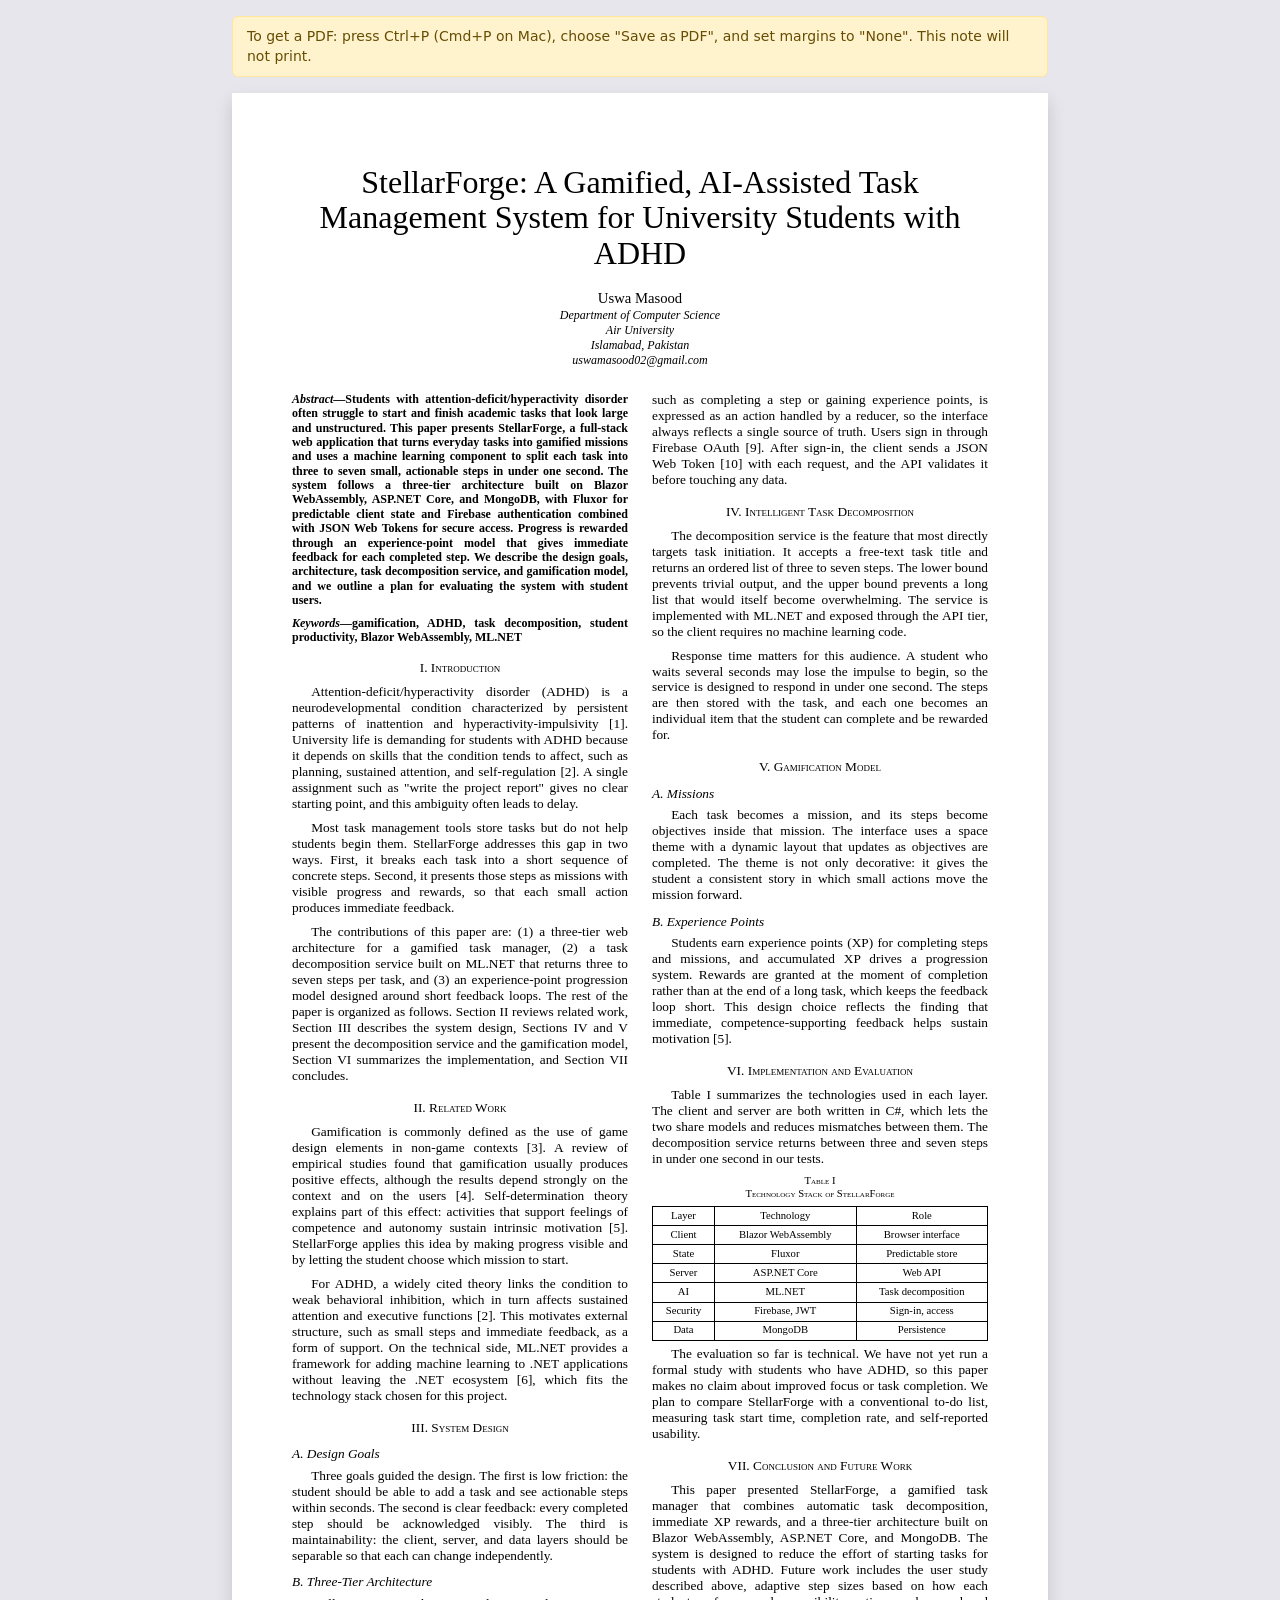
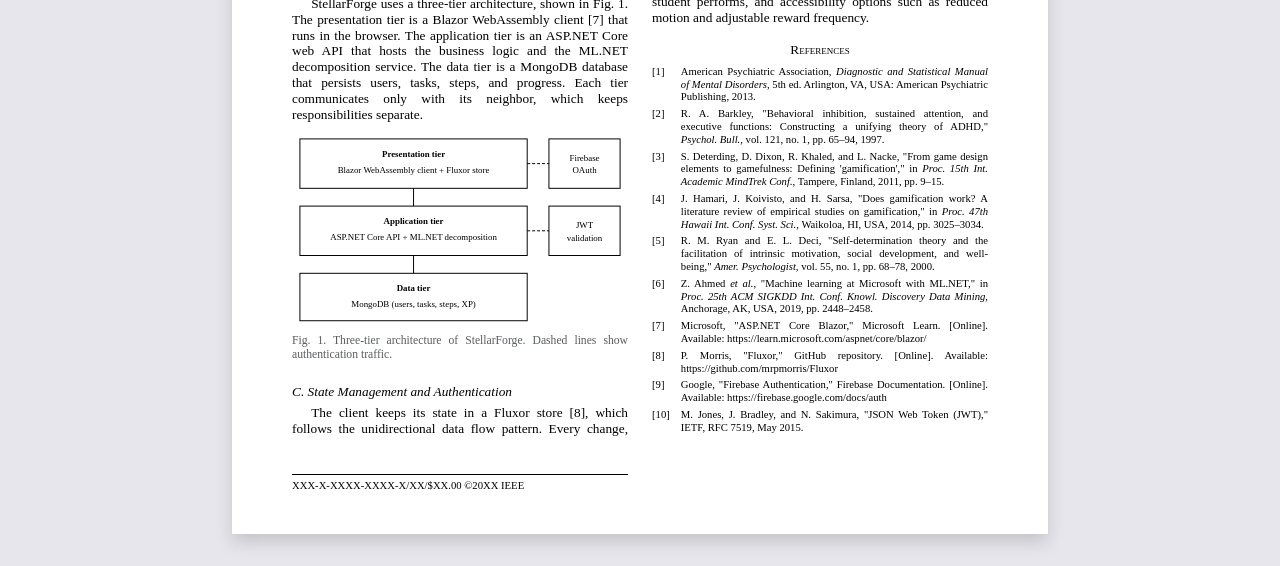
<file: IEEE PAPER/index.html>
<!DOCTYPE html>
<html lang="en">
<head>
<meta charset="UTF-8">
<meta name="viewport" content="width=device-width, initial-scale=1">
<title>StellarForge: A Gamified, AI-Assisted Task Manager for Students with ADHD</title>
<link href="https://cdn.jsdelivr.net/npm/bootstrap@5.3.3/dist/css/bootstrap.min.css" rel="stylesheet">
<link rel="stylesheet" href="style.css">
</head>
<body>

<p class="template-note alert alert-warning d-print-none">To get a PDF: press Ctrl+P (Cmd+P on Mac), choose "Save as PDF", and set margins to "None". This note will not print.</p>

<article class="page bg-white shadow">

  <h1 class="paper-title text-center">StellarForge: A Gamified, AI-Assisted Task Management System for University Students with ADHD</h1>

  <div class="authors row justify-content-center text-center g-3">
    <div class="author col-auto">
      <span class="name">Uswa Masood</span>
      <span>Department of Computer Science</span>
      <span>Air University</span>
      <span>Islamabad, Pakistan</span>
      <span>uswamasood02@gmail.com</span>
    </div>
  </div>

  <div class="columns">

    <p class="abstract"><em>Abstract</em>—Students with attention-deficit/hyperactivity disorder often struggle to start and finish academic tasks that look large and unstructured. This paper presents StellarForge, a full-stack web application that turns everyday tasks into gamified missions and uses a machine learning component to split each task into three to seven small, actionable steps in under one second. The system follows a three-tier architecture built on Blazor WebAssembly, ASP.NET Core, and MongoDB, with Fluxor for predictable client state and Firebase authentication combined with JSON Web Tokens for secure access. Progress is rewarded through an experience-point model that gives immediate feedback for each completed step. We describe the design goals, architecture, task decomposition service, and gamification model, and we outline a plan for evaluating the system with student users.</p>

    <p class="keywords"><em>Keywords</em>—gamification, ADHD, task decomposition, student productivity, Blazor WebAssembly, ML.NET</p>

    <h2>Introduction</h2>
    <p>Attention-deficit/hyperactivity disorder (ADHD) is a neurodevelopmental condition characterized by persistent patterns of inattention and hyperactivity-impulsivity [1]. University life is demanding for students with ADHD because it depends on skills that the condition tends to affect, such as planning, sustained attention, and self-regulation [2]. A single assignment such as "write the project report" gives no clear starting point, and this ambiguity often leads to delay.</p>
    <p>Most task management tools store tasks but do not help students begin them. StellarForge addresses this gap in two ways. First, it breaks each task into a short sequence of concrete steps. Second, it presents those steps as missions with visible progress and rewards, so that each small action produces immediate feedback.</p>
    <p>The contributions of this paper are: (1) a three-tier web architecture for a gamified task manager, (2) a task decomposition service built on ML.NET that returns three to seven steps per task, and (3) an experience-point progression model designed around short feedback loops. The rest of the paper is organized as follows. Section II reviews related work, Section III describes the system design, Sections IV and V present the decomposition service and the gamification model, Section VI summarizes the implementation, and Section VII concludes.</p>

    <h2>Related Work</h2>
    <p>Gamification is commonly defined as the use of game design elements in non-game contexts [3]. A review of empirical studies found that gamification usually produces positive effects, although the results depend strongly on the context and on the users [4]. Self-determination theory explains part of this effect: activities that support feelings of competence and autonomy sustain intrinsic motivation [5]. StellarForge applies this idea by making progress visible and by letting the student choose which mission to start.</p>
    <p>For ADHD, a widely cited theory links the condition to weak behavioral inhibition, which in turn affects sustained attention and executive functions [2]. This motivates external structure, such as small steps and immediate feedback, as a form of support. On the technical side, ML.NET provides a framework for adding machine learning to .NET applications without leaving the .NET ecosystem [6], which fits the technology stack chosen for this project.</p>

    <h2>System Design</h2>

    <h3>Design Goals</h3>
    <p>Three goals guided the design. The first is low friction: the student should be able to add a task and see actionable steps within seconds. The second is clear feedback: every completed step should be acknowledged visibly. The third is maintainability: the client, server, and data layers should be separable so that each can change independently.</p>

    <h3>Three-Tier Architecture</h3>
    <p>StellarForge uses a three-tier architecture, shown in Fig. 1. The presentation tier is a Blazor WebAssembly client [7] that runs in the browser. The application tier is an ASP.NET Core web API that hosts the business logic and the ML.NET decomposition service. The data tier is a MongoDB database that persists users, tasks, steps, and progress. Each tier communicates only with its neighbor, which keeps responsibilities separate.</p>

    <figure class="figure w-100">
      <svg class="figure-img img-fluid mb-0" viewBox="0 0 340 200" role="img" aria-label="Three-tier architecture of StellarForge" font-family="Times New Roman, Times, serif" font-size="9" fill="none" stroke="#000" stroke-width="1">
        <rect x="8" y="8" width="230" height="50"/>
        <text x="123" y="26" text-anchor="middle" fill="#000" stroke="none" font-weight="700">Presentation tier</text>
        <text x="123" y="42" text-anchor="middle" fill="#000" stroke="none">Blazor WebAssembly client + Fluxor store</text>
        <rect x="8" y="76" width="230" height="50"/>
        <text x="123" y="94" text-anchor="middle" fill="#000" stroke="none" font-weight="700">Application tier</text>
        <text x="123" y="110" text-anchor="middle" fill="#000" stroke="none">ASP.NET Core API + ML.NET decomposition</text>
        <rect x="8" y="144" width="230" height="48"/>
        <text x="123" y="162" text-anchor="middle" fill="#000" stroke="none" font-weight="700">Data tier</text>
        <text x="123" y="178" text-anchor="middle" fill="#000" stroke="none">MongoDB (users, tasks, steps, XP)</text>
        <path d="M123 58 V76 M123 126 V144"/>
        <rect x="260" y="8" width="72" height="50"/>
        <text x="296" y="30" text-anchor="middle" fill="#000" stroke="none">Firebase</text>
        <text x="296" y="43" text-anchor="middle" fill="#000" stroke="none">OAuth</text>
        <path d="M238 33 H260" stroke-dasharray="3 2"/>
        <rect x="260" y="76" width="72" height="50"/>
        <text x="296" y="98" text-anchor="middle" fill="#000" stroke="none">JWT</text>
        <text x="296" y="111" text-anchor="middle" fill="#000" stroke="none">validation</text>
        <path d="M238 101 H260" stroke-dasharray="3 2"/>
      </svg>
      <figcaption class="figure-caption">Three-tier architecture of StellarForge. Dashed lines show authentication traffic.</figcaption>
    </figure>

    <h3>State Management and Authentication</h3>
    <p>The client keeps its state in a Fluxor store [8], which follows the unidirectional data flow pattern. Every change, such as completing a step or gaining experience points, is expressed as an action handled by a reducer, so the interface always reflects a single source of truth. Users sign in through Firebase OAuth [9]. After sign-in, the client sends a JSON Web Token [10] with each request, and the API validates it before touching any data.</p>

    <h2>Intelligent Task Decomposition</h2>
    <p>The decomposition service is the feature that most directly targets task initiation. It accepts a free-text task title and returns an ordered list of three to seven steps. The lower bound prevents trivial output, and the upper bound prevents a long list that would itself become overwhelming. The service is implemented with ML.NET and exposed through the API tier, so the client requires no machine learning code.</p>
    <p>Response time matters for this audience. A student who waits several seconds may lose the impulse to begin, so the service is designed to respond in under one second. The steps are then stored with the task, and each one becomes an individual item that the student can complete and be rewarded for.</p>

    <h2>Gamification Model</h2>

    <h3>Missions</h3>
    <p>Each task becomes a mission, and its steps become objectives inside that mission. The interface uses a space theme with a dynamic layout that updates as objectives are completed. The theme is not only decorative: it gives the student a consistent story in which small actions move the mission forward.</p>

    <h3>Experience Points</h3>
    <p>Students earn experience points (XP) for completing steps and missions, and accumulated XP drives a progression system. Rewards are granted at the moment of completion rather than at the end of a long task, which keeps the feedback loop short. This design choice reflects the finding that immediate, competence-supporting feedback helps sustain motivation [5].</p>

    <h2>Implementation and Evaluation</h2>
    <p>Table I summarizes the technologies used in each layer. The client and server are both written in C#, which lets the two share models and reduces mismatches between them. The decomposition service returns between three and seven steps in under one second in our tests.</p>

    <table class="table table-bordered table-sm text-center align-middle">
      <caption>Technology Stack of StellarForge</caption>
      <thead>
        <tr><th>Layer</th><th>Technology</th><th>Role</th></tr>
      </thead>
      <tbody>
        <tr><td>Client</td><td>Blazor WebAssembly</td><td>Browser interface</td></tr>
        <tr><td>State</td><td>Fluxor</td><td>Predictable store</td></tr>
        <tr><td>Server</td><td>ASP.NET Core</td><td>Web API</td></tr>
        <tr><td>AI</td><td>ML.NET</td><td>Task decomposition</td></tr>
        <tr><td>Security</td><td>Firebase, JWT</td><td>Sign-in, access</td></tr>
        <tr><td>Data</td><td>MongoDB</td><td>Persistence</td></tr>
      </tbody>
    </table>

    <p>The evaluation so far is technical. We have not yet run a formal study with students who have ADHD, so this paper makes no claim about improved focus or task completion. We plan to compare StellarForge with a conventional to-do list, measuring task start time, completion rate, and self-reported usability.</p>

    <h2>Conclusion and Future Work</h2>
    <p>This paper presented StellarForge, a gamified task manager that combines automatic task decomposition, immediate XP rewards, and a three-tier architecture built on Blazor WebAssembly, ASP.NET Core, and MongoDB. The system is designed to reduce the effort of starting tasks for students with ADHD. Future work includes the user study described above, adaptive step sizes based on how each student performs, and accessibility options such as reduced motion and adjustable reward frequency.</p>

    <h2 class="unnumbered">References</h2>
    <ol class="references">
      <li>American Psychiatric Association, <i>Diagnostic and Statistical Manual of Mental Disorders</i>, 5th ed. Arlington, VA, USA: American Psychiatric Publishing, 2013.</li>
      <li>R. A. Barkley, "Behavioral inhibition, sustained attention, and executive functions: Constructing a unifying theory of ADHD," <i>Psychol. Bull.</i>, vol. 121, no. 1, pp. 65–94, 1997.</li>
      <li>S. Deterding, D. Dixon, R. Khaled, and L. Nacke, "From game design elements to gamefulness: Defining 'gamification'," in <i>Proc. 15th Int. Academic MindTrek Conf.</i>, Tampere, Finland, 2011, pp. 9–15.</li>
      <li>J. Hamari, J. Koivisto, and H. Sarsa, "Does gamification work? A literature review of empirical studies on gamification," in <i>Proc. 47th Hawaii Int. Conf. Syst. Sci.</i>, Waikoloa, HI, USA, 2014, pp. 3025–3034.</li>
      <li>R. M. Ryan and E. L. Deci, "Self-determination theory and the facilitation of intrinsic motivation, social development, and well-being," <i>Amer. Psychologist</i>, vol. 55, no. 1, pp. 68–78, 2000.</li>
      <li>Z. Ahmed <i>et al.</i>, "Machine learning at Microsoft with ML.NET," in <i>Proc. 25th ACM SIGKDD Int. Conf. Knowl. Discovery Data Mining</i>, Anchorage, AK, USA, 2019, pp. 2448–2458.</li>
      <li>Microsoft, "ASP.NET Core Blazor," Microsoft Learn. [Online]. Available: https://learn.microsoft.com/aspnet/core/blazor/</li>
      <li>P. Morris, "Fluxor," GitHub repository. [Online]. Available: https://github.com/mrpmorris/Fluxor</li>
      <li>Google, "Firebase Authentication," Firebase Documentation. [Online]. Available: https://firebase.google.com/docs/auth</li>
      <li>M. Jones, J. Bradley, and N. Sakimura, "JSON Web Token (JWT)," IETF, RFC 7519, May 2015.</li>
    </ol>

  </div>

  <footer class="page-footer text-start">
    <p>XXX-X-XXXX-XXXX-X/XX/$XX.00 ©20XX IEEE</p>
  </footer>

</article>

</body>
</html>
</file>
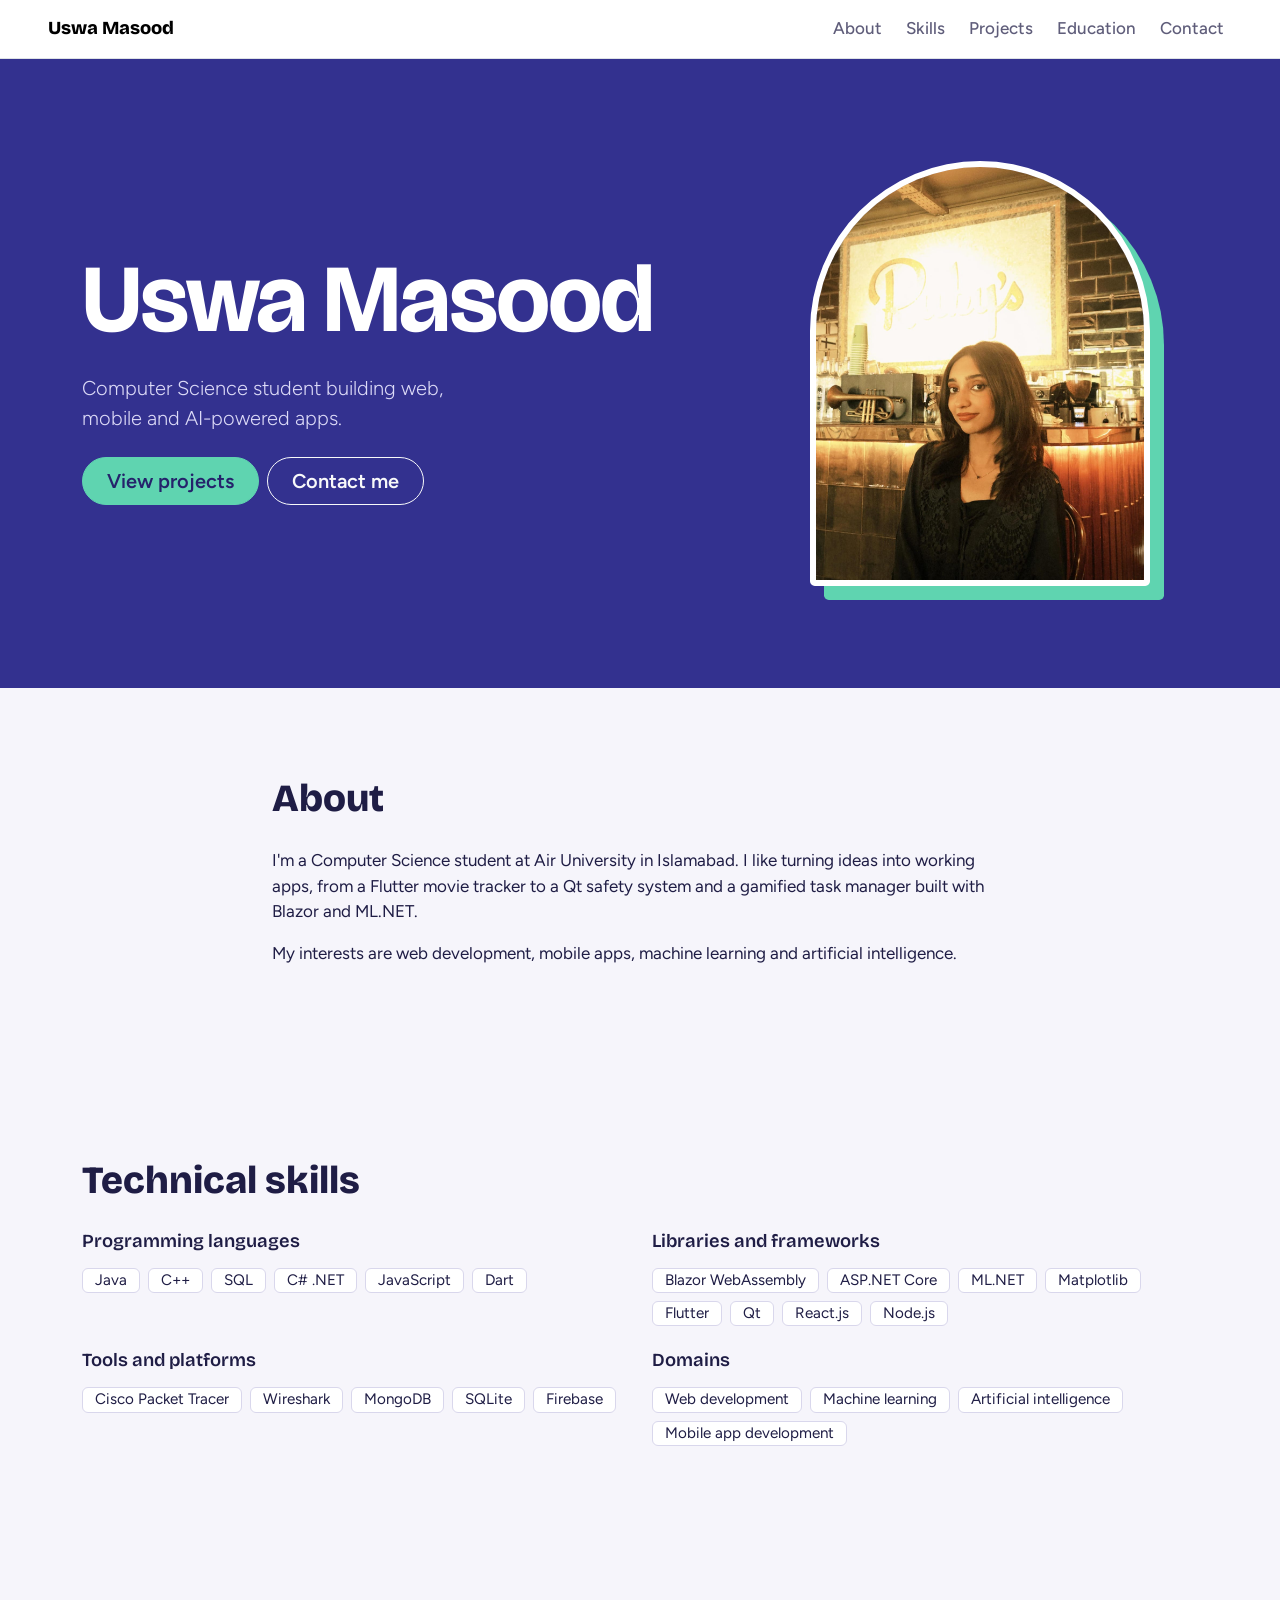
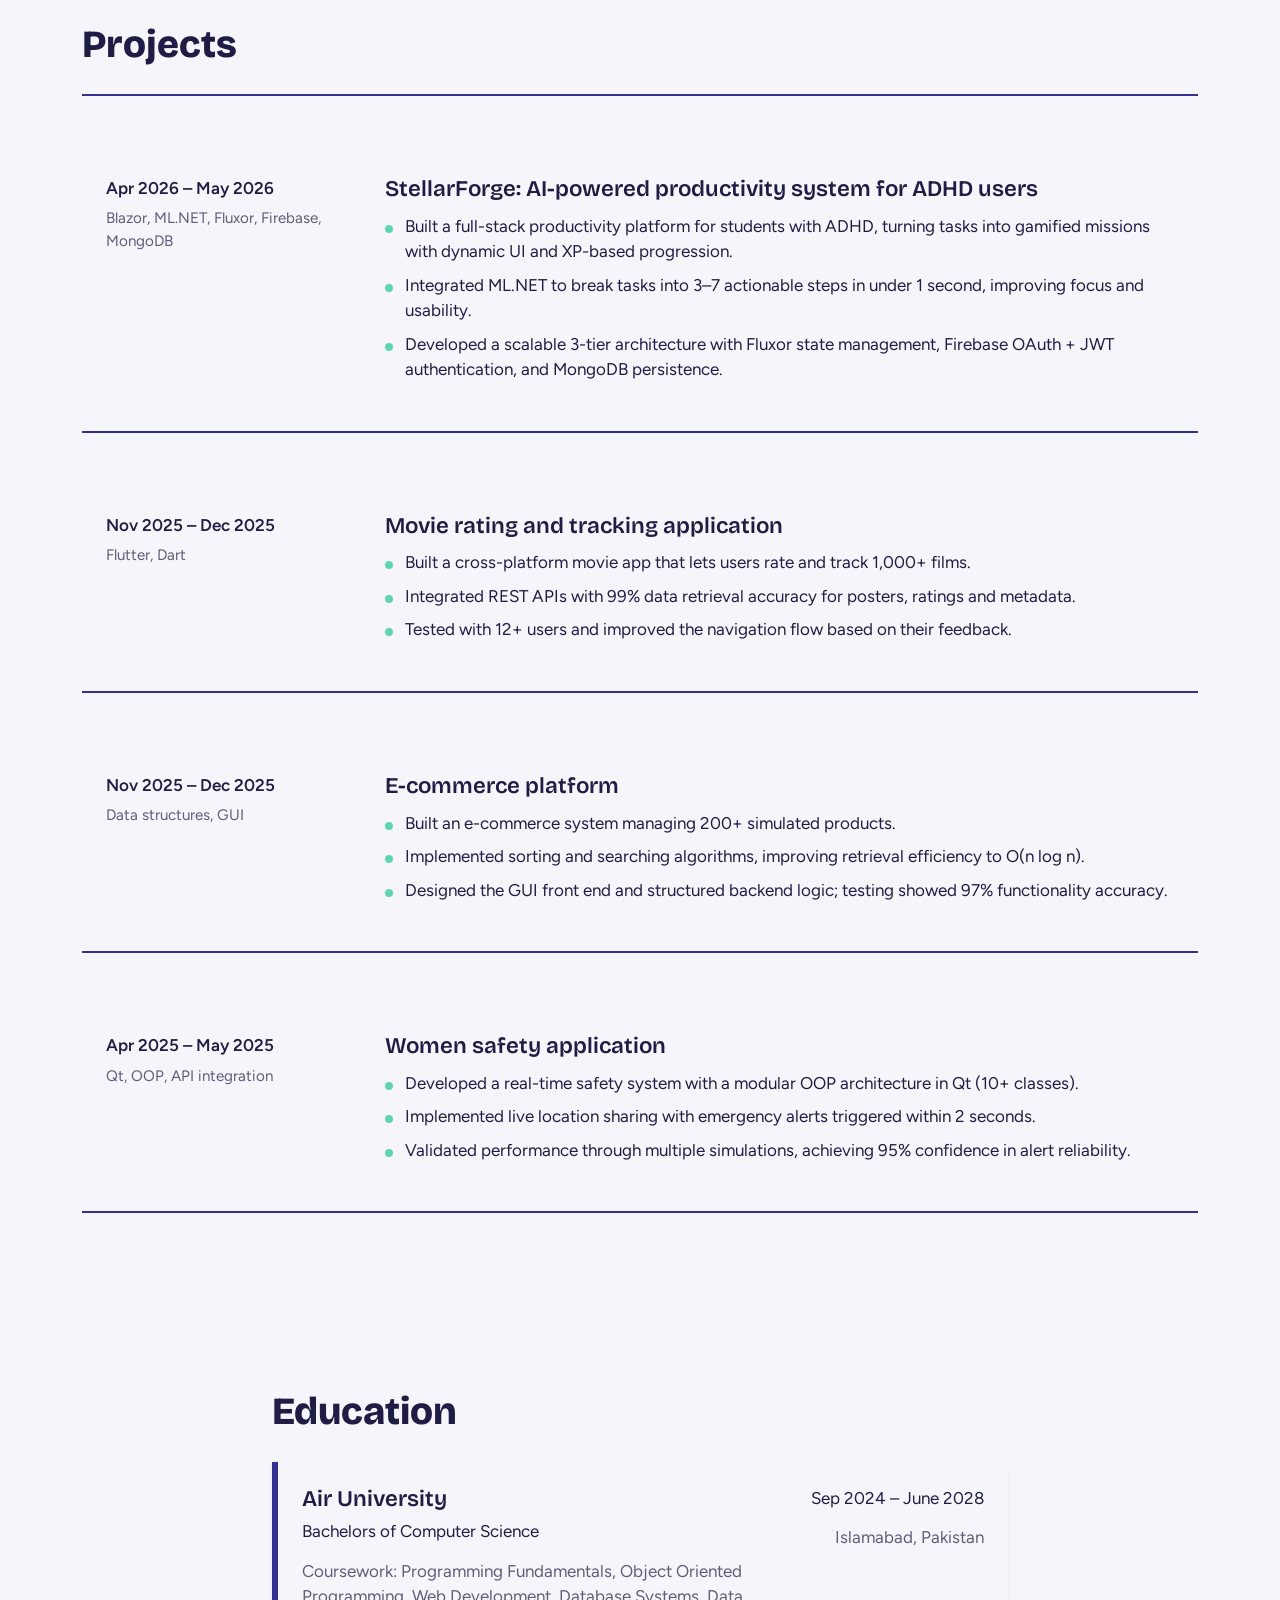
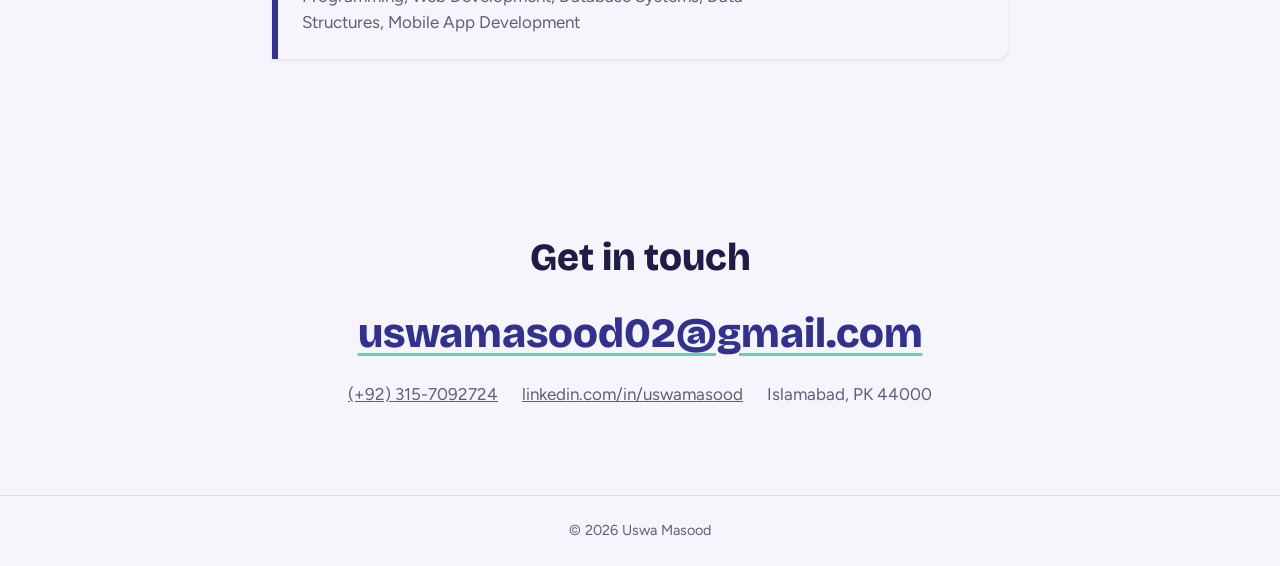
<file: portfolio/index.html>
<!DOCTYPE html>
<html lang="en">
<head>
<meta charset="UTF-8">
<meta name="viewport" content="width=device-width, initial-scale=1">
<title>Uswa Masood | Portfolio</title>
<meta name="description" content="Portfolio of Uswa Masood, Computer Science student at Air University, Islamabad.">
<link rel="preconnect" href="https://fonts.googleapis.com">
<link rel="preconnect" href="https://fonts.gstatic.com" crossorigin>
<link href="https://fonts.googleapis.com/css2?family=Bricolage+Grotesque:wght@600;800&family=Figtree:wght@400;500;600&display=swap" rel="stylesheet">
<link href="https://cdn.jsdelivr.net/npm/bootstrap@5.3.3/dist/css/bootstrap.min.css" rel="stylesheet">
<link rel="stylesheet" href="style.css">
</head>
<body>

<!-- Header -->
<nav class="navbar navbar-expand-md sticky-top site-header bg-white border-bottom" aria-label="Main">
  <div class="container-fluid px-md-5">
    <a class="navbar-brand brand" href="#top">Uswa Masood</a>
    <button class="navbar-toggler" type="button" data-bs-toggle="collapse" data-bs-target="#mainNav" aria-controls="mainNav" aria-expanded="false" aria-label="Toggle navigation">
      <span class="navbar-toggler-icon"></span>
    </button>
    <div class="collapse navbar-collapse justify-content-end" id="mainNav">
      <ul class="navbar-nav gap-md-2">
        <li class="nav-item"><a class="nav-link" href="#about">About</a></li>
        <li class="nav-item"><a class="nav-link" href="#skills">Skills</a></li>
        <li class="nav-item"><a class="nav-link" href="#projects">Projects</a></li>
        <li class="nav-item"><a class="nav-link" href="#education">Education</a></li>
        <li class="nav-item"><a class="nav-link" href="#contact">Contact</a></li>
      </ul>
    </div>
  </div>
</nav>

<main id="top">

  <!-- Hero -->
  <section class="hero text-white">
    <div class="container-xl">
      <div class="row align-items-center g-5">
        <div class="col-md-7 order-2 order-md-1 hero-text">
          <h1 class="display-1 fw-bold">Uswa Masood</h1>
          <p class="role lead mt-3">Computer Science student building web, mobile and AI-powered apps.</p>
          <div class="d-flex flex-wrap gap-2 mt-4">
            <a class="btn btn-mint btn-lg rounded-pill px-4" href="#projects">View projects</a>
            <a class="btn btn-outline-light btn-lg rounded-pill px-4" href="#contact">Contact me</a>
          </div>
        </div>

        <!-- PROFILE PICTURE CONTAINER -->
        <div class="col-md-5 order-1 order-md-2">
          <figure class="photo mx-auto mb-0">
            <span class="photo-fallback" aria-hidden="true">UM</span>
            <img src="uswapic.jpeg" alt="Portrait of Uswa Masood" onerror="this.remove()">
          </figure>
        </div>
      </div>
    </div>
  </section>

  <!-- About -->
  <section id="about" class="section">
    <div class="container" style="max-width: 760px;">
      <h2>About</h2>
      <p>I'm a Computer Science student at Air University in Islamabad. I like turning ideas into working apps, from a Flutter movie tracker to a Qt safety system and a gamified task manager built with Blazor and ML.NET.</p>
      <p>My interests are web development, mobile apps, machine learning and artificial intelligence.</p>
    </div>
  </section>

  <!-- Skills -->
  <section id="skills" class="section">
    <div class="container">
      <h2>Technical skills</h2>
      <div class="row g-4">
        <div class="col-md-6">
          <h3 class="mb-3">Programming languages</h3>
          <ul class="list-unstyled d-flex flex-wrap gap-2 mb-0">
            <li class="badge tag">Java</li><li class="badge tag">C++</li><li class="badge tag">SQL</li><li class="badge tag">C# .NET</li><li class="badge tag">JavaScript</li><li class="badge tag">Dart</li>
          </ul>
        </div>
        <div class="col-md-6">
          <h3 class="mb-3">Libraries and frameworks</h3>
          <ul class="list-unstyled d-flex flex-wrap gap-2 mb-0">
            <li class="badge tag">Blazor WebAssembly</li><li class="badge tag">ASP.NET Core</li><li class="badge tag">ML.NET</li><li class="badge tag">Matplotlib</li><li class="badge tag">Flutter</li><li class="badge tag">Qt</li><li class="badge tag">React.js</li><li class="badge tag">Node.js</li>
          </ul>
        </div>
        <div class="col-md-6">
          <h3 class="mb-3">Tools and platforms</h3>
          <ul class="list-unstyled d-flex flex-wrap gap-2 mb-0">
            <li class="badge tag">Cisco Packet Tracer</li><li class="badge tag">Wireshark</li><li class="badge tag">MongoDB</li><li class="badge tag">SQLite</li><li class="badge tag">Firebase</li>
          </ul>
        </div>
        <div class="col-md-6">
          <h3 class="mb-3">Domains</h3>
          <ul class="list-unstyled d-flex flex-wrap gap-2 mb-0">
            <li class="badge tag">Web development</li><li class="badge tag">Machine learning</li><li class="badge tag">Artificial intelligence</li><li class="badge tag">Mobile app development</li>
          </ul>
        </div>
      </div>
    </div>
  </section>

  <!-- Projects (newest first) -->
  <section id="projects" class="section">
    <div class="container">
      <h2>Projects</h2>

      <article class="project row g-3 g-lg-5">
        <div class="col-lg-3">
          <time class="fw-semibold">Apr 2026 – May 2026</time>
          <p class="stack">Blazor, ML.NET, Fluxor, Firebase, MongoDB</p>
        </div>
        <div class="col-lg-9">
          <h3>StellarForge: AI-powered productivity system for ADHD users</h3>
          <ul class="bullets">
            <li>Built a full-stack productivity platform for students with ADHD, turning tasks into gamified missions with dynamic UI and XP-based progression.</li>
            <li>Integrated ML.NET to break tasks into 3–7 actionable steps in under 1 second, improving focus and usability.</li>
            <li>Developed a scalable 3-tier architecture with Fluxor state management, Firebase OAuth + JWT authentication, and MongoDB persistence.</li>
          </ul>
        </div>
      </article>

      <article class="project row g-3 g-lg-5">
        <div class="col-lg-3">
          <time class="fw-semibold">Nov 2025 – Dec 2025</time>
          <p class="stack">Flutter, Dart</p>
        </div>
        <div class="col-lg-9">
          <h3>Movie rating and tracking application</h3>
          <ul class="bullets">
            <li>Built a cross-platform movie app that lets users rate and track 1,000+ films.</li>
            <li>Integrated REST APIs with 99% data retrieval accuracy for posters, ratings and metadata.</li>
            <li>Tested with 12+ users and improved the navigation flow based on their feedback.</li>
          </ul>
        </div>
      </article>

      <article class="project row g-3 g-lg-5">
        <div class="col-lg-3">
          <time class="fw-semibold">Nov 2025 – Dec 2025</time>
          <p class="stack">Data structures, GUI</p>
        </div>
        <div class="col-lg-9">
          <h3>E-commerce platform</h3>
          <ul class="bullets">
            <li>Built an e-commerce system managing 200+ simulated products.</li>
            <li>Implemented sorting and searching algorithms, improving retrieval efficiency to O(n log n).</li>
            <li>Designed the GUI front end and structured backend logic; testing showed 97% functionality accuracy.</li>
          </ul>
        </div>
      </article>

      <article class="project row g-3 g-lg-5">
        <div class="col-lg-3">
          <time class="fw-semibold">Apr 2025 – May 2025</time>
          <p class="stack">Qt, OOP, API integration</p>
        </div>
        <div class="col-lg-9">
          <h3>Women safety application</h3>
          <ul class="bullets">
            <li>Developed a real-time safety system with a modular OOP architecture in Qt (10+ classes).</li>
            <li>Implemented live location sharing with emergency alerts triggered within 2 seconds.</li>
            <li>Validated performance through multiple simulations, achieving 95% confidence in alert reliability.</li>
          </ul>
        </div>
      </article>
    </div>
  </section>

  <!-- Education -->
  <section id="education" class="section">
    <div class="container" style="max-width: 760px;">
      <h2>Education</h2>
      <div class="card edu border-0 shadow-sm">
        <div class="card-body d-flex flex-column flex-md-row justify-content-between gap-3 p-4">
          <div>
            <h3>Air University</h3>
            <p class="mb-1">Bachelors of Computer Science</p>
            <p class="muted mb-0">Coursework: Programming Fundamentals, Object Oriented Programming, Web Development, Database Systems, Data Structures, Mobile App Development</p>
          </div>
          <div class="edu-side text-md-end">
            <p class="mb-1">Sep 2024 – June 2028</p>
            <p class="muted mb-0">Islamabad, Pakistan</p>
          </div>
        </div>
      </div>
    </div>
  </section>

  <!-- Contact -->
  <section id="contact" class="section contact text-center">
    <div class="container">
      <h2>Get in touch</h2>
      <a class="mail" href="mailto:uswamasood02@gmail.com">uswamasood02@gmail.com</a>
      <ul class="list-unstyled d-flex flex-wrap justify-content-center column-gap-4 row-gap-2 mt-4 mb-0 muted">
        <li><a href="tel:+923157092724">(+92) 315-7092724</a></li>
        <li><a href="https://linkedin.com/in/uswamasood" target="_blank" rel="noopener">linkedin.com/in/uswamasood</a></li>
        <li>Islamabad, PK 44000</li>
      </ul>
    </div>
  </section>
</main>

<footer class="site-footer text-center border-top py-4">
  <p class="mb-0">© 2026 Uswa Masood</p>
</footer>

<script src="https://cdn.jsdelivr.net/npm/bootstrap@5.3.3/dist/js/bootstrap.bundle.min.js"></script>
</body>
</html>
</file>
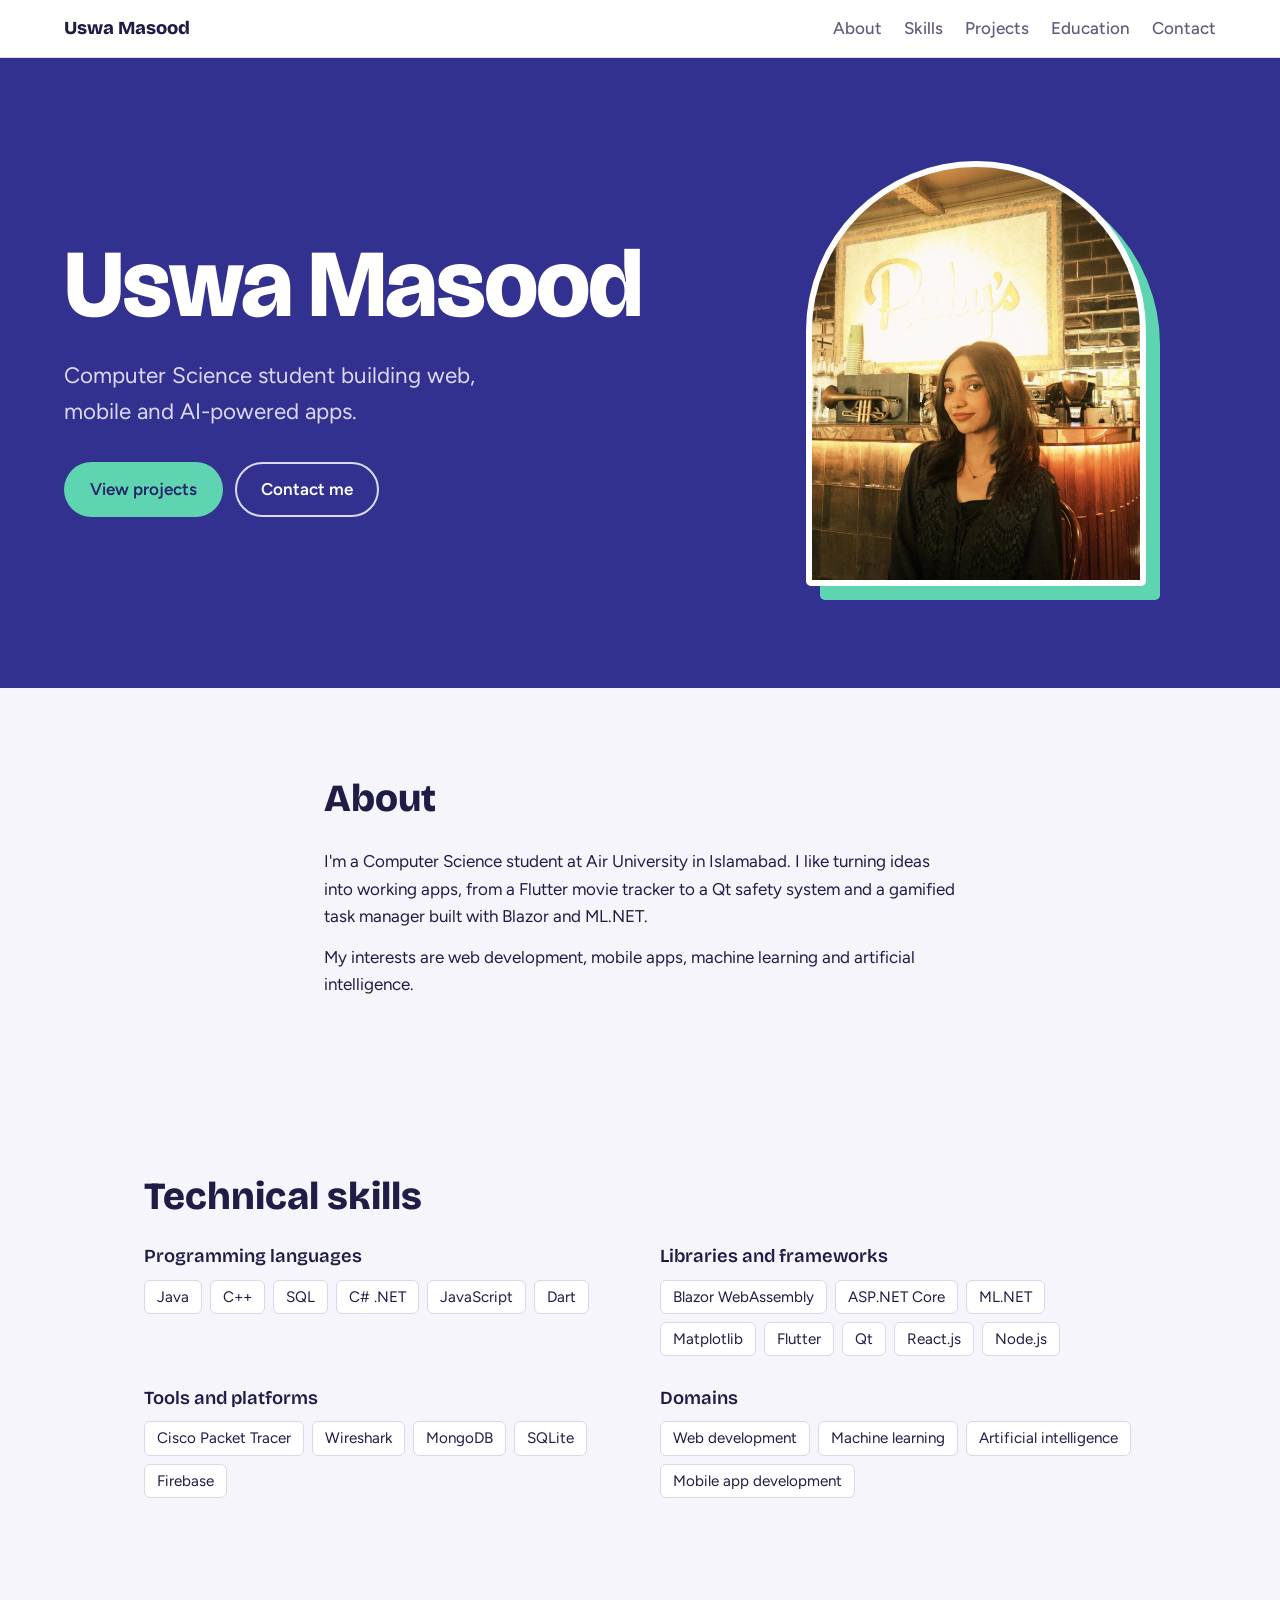
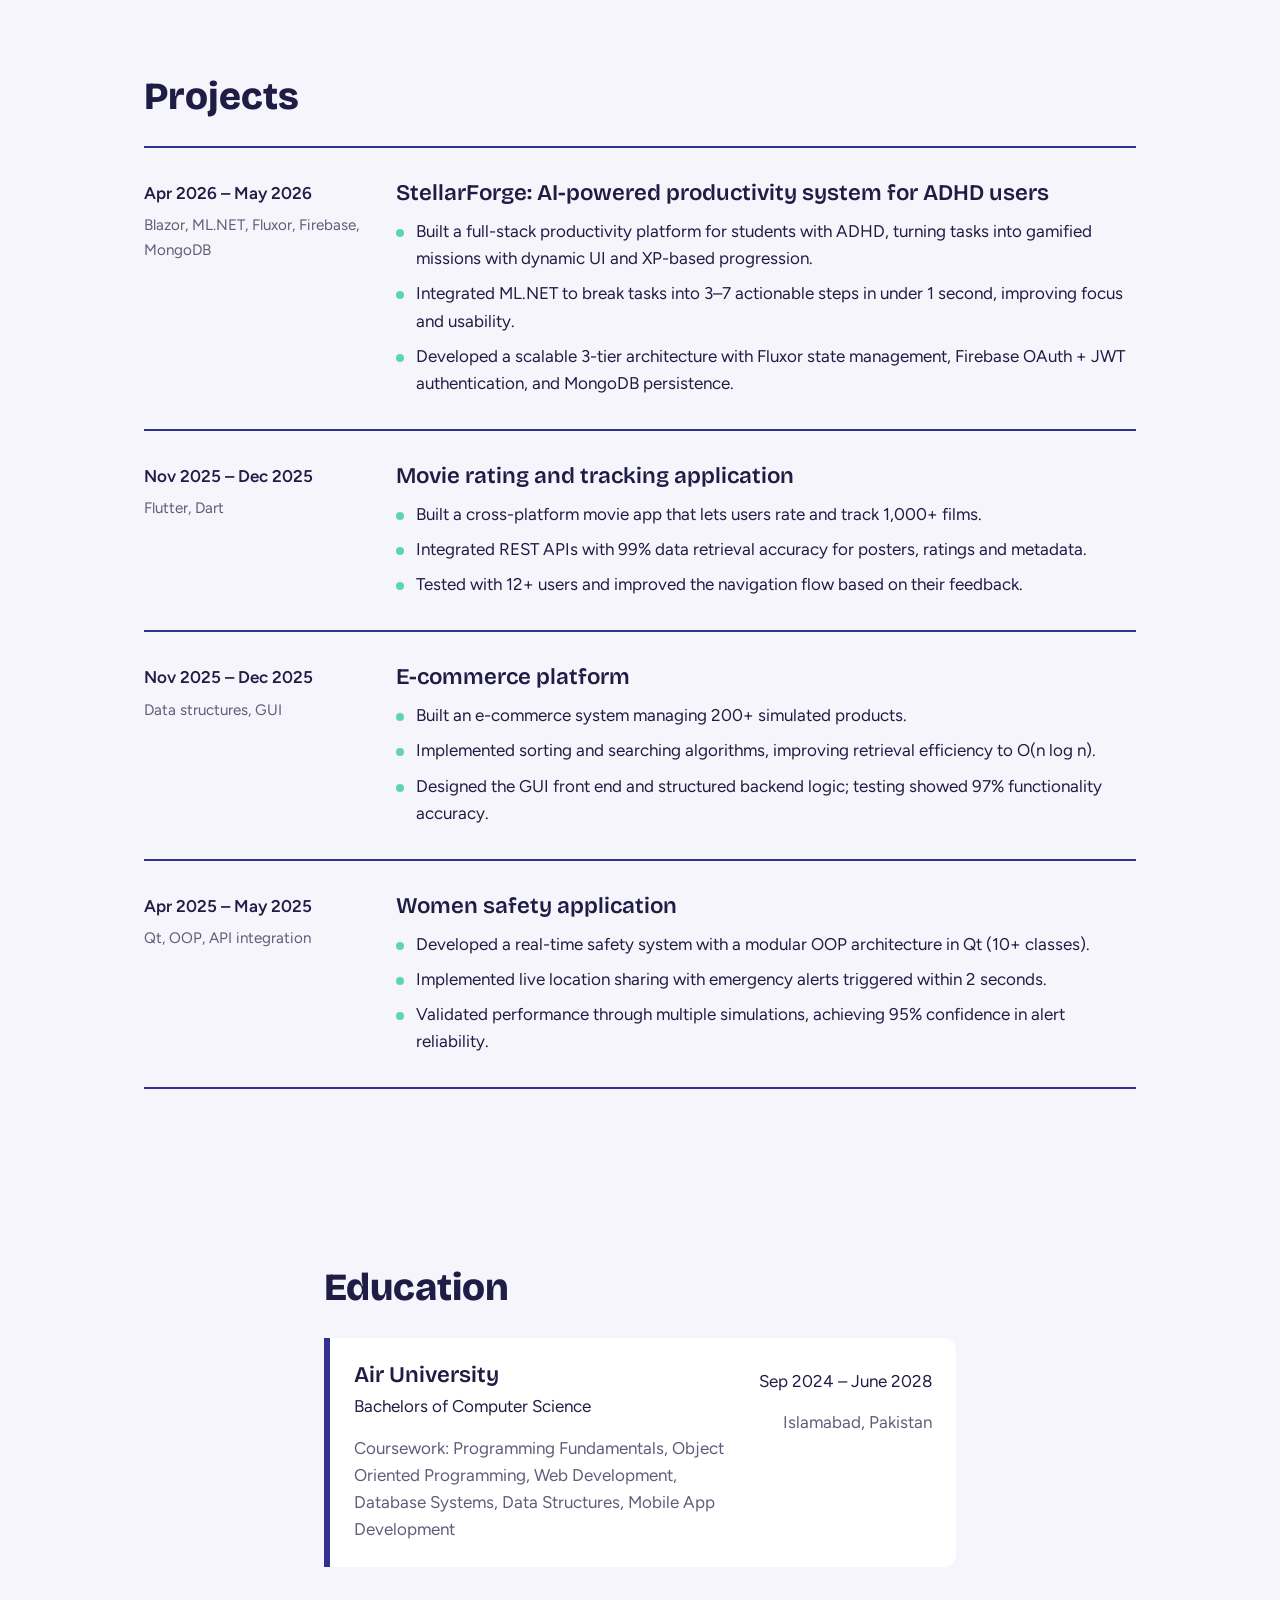
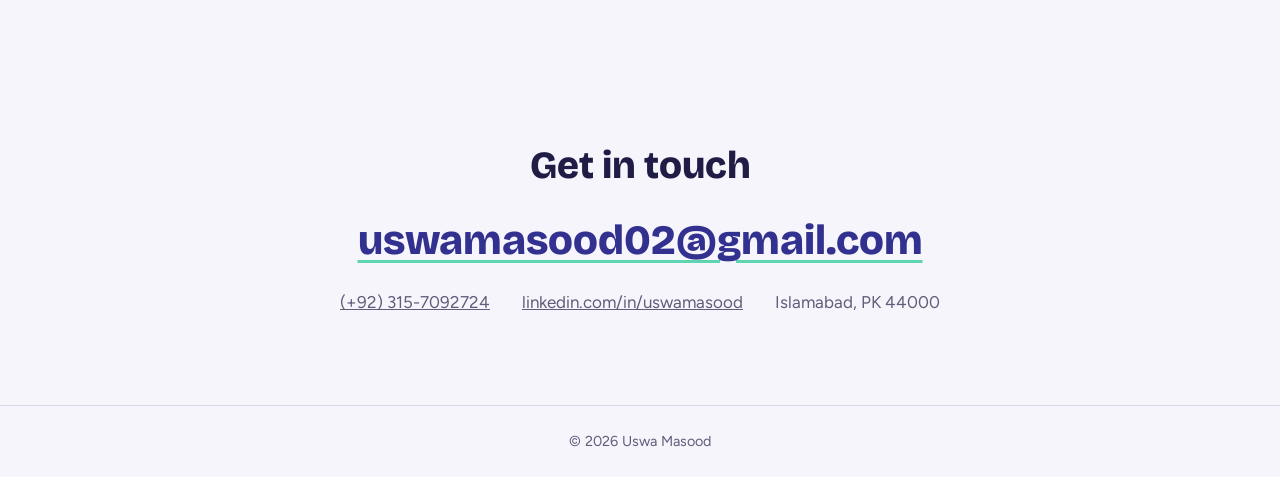
<file: Task-01/portfolio/index.html>
<!DOCTYPE html>
<html lang="en">
<head>
<meta charset="UTF-8">
<meta name="viewport" content="width=device-width, initial-scale=1">
<title>Uswa Masood | Portfolio</title>
<meta name="description" content="Portfolio of Uswa Masood, Computer Science student at Air University, Islamabad.">
<link rel="preconnect" href="https://fonts.googleapis.com">
<link rel="preconnect" href="https://fonts.gstatic.com" crossorigin>
<link href="https://fonts.googleapis.com/css2?family=Bricolage+Grotesque:wght@600;800&family=Figtree:wght@400;500;600&display=swap" rel="stylesheet">
<link rel="stylesheet" href="style.css">
</head>
<body>

<header class="site-header">
  <a href="#top" class="brand">Uswa Masood</a>
  <nav aria-label="Main">
    <a href="#about">About</a>
    <a href="#skills">Skills</a>
    <a href="#projects">Projects</a>
    <a href="#education">Education</a>
    <a href="#contact">Contact</a>
  </nav>
</header>

<main id="top">

  <!-- Hero -->
  <section class="hero">
    <div class="hero-text">
      <h1>Uswa Masood</h1>
      <p class="role">Computer Science student building web, mobile and AI-powered apps.</p>
      <div class="hero-actions">
        <a class="btn primary" href="#projects">View projects</a>
        <a class="btn ghost" href="#contact">Contact me</a>
      </div>
    </div>

    <!-- PROFILE PICTURE CONTAINER: put your photo in this folder as profile.jpg -->
    <figure class="photo">
      <span class="photo-fallback" aria-hidden="true">UM</span>
      <img src="uswapic.jpeg" alt="Portrait of Uswa Masood" onerror="this.remove()">
    </figure>
  </section>

  <!-- About -->
  <section id="about" class="section narrow">
    <h2>About</h2>
    <p>I'm a Computer Science student at Air University in Islamabad. I like turning ideas into working apps, from a Flutter movie tracker to a Qt safety system and a gamified task manager built with Blazor and ML.NET.</p>
    <p>My interests are web development, mobile apps, machine learning and artificial intelligence.</p>
  </section>

  <!-- Skills -->
  <section id="skills" class="section">
    <h2>Technical skills</h2>
    <div class="skills">
      <div>
        <h3>Programming languages</h3>
        <ul class="tags"><li>Java</li><li>C++</li><li>SQL</li><li>C# .NET</li><li>JavaScript</li><li>Dart</li></ul>
      </div>
      <div>
        <h3>Libraries and frameworks</h3>
        <ul class="tags"><li>Blazor WebAssembly</li><li>ASP.NET Core</li><li>ML.NET</li><li>Matplotlib</li><li>Flutter</li><li>Qt</li><li>React.js</li><li>Node.js</li></ul>
      </div>
      <div>
        <h3>Tools and platforms</h3>
        <ul class="tags"><li>Cisco Packet Tracer</li><li>Wireshark</li><li>MongoDB</li><li>SQLite</li><li>Firebase</li></ul>
      </div>
      <div>
        <h3>Domains</h3>
        <ul class="tags"><li>Web development</li><li>Machine learning</li><li>Artificial intelligence</li><li>Mobile app development</li></ul>
      </div>
    </div>
  </section>

  <!-- Projects (newest first) -->
  <section id="projects" class="section">
    <h2>Projects</h2>

    <article class="project">
      <div class="meta">
        <time>Apr 2026 – May 2026</time>
        <p class="stack">Blazor, ML.NET, Fluxor, Firebase, MongoDB</p>
      </div>
      <div class="body">
        <h3>StellarForge: AI-powered productivity system for ADHD users</h3>
        <ul>
          <li>Built a full-stack productivity platform for students with ADHD, turning tasks into gamified missions with dynamic UI and XP-based progression.</li>
          <li>Integrated ML.NET to break tasks into 3–7 actionable steps in under 1 second, improving focus and usability.</li>
          <li>Developed a scalable 3-tier architecture with Fluxor state management, Firebase OAuth + JWT authentication, and MongoDB persistence.</li>
        </ul>
      </div>
    </article>

    <article class="project">
      <div class="meta">
        <time>Nov 2025 – Dec 2025</time>
        <p class="stack">Flutter, Dart</p>
      </div>
      <div class="body">
        <h3>Movie rating and tracking application</h3>
        <ul>
          <li>Built a cross-platform movie app that lets users rate and track 1,000+ films.</li>
          <li>Integrated REST APIs with 99% data retrieval accuracy for posters, ratings and metadata.</li>
          <li>Tested with 12+ users and improved the navigation flow based on their feedback.</li>
        </ul>
      </div>
    </article>

    <article class="project">
      <div class="meta">
        <time>Nov 2025 – Dec 2025</time>
        <p class="stack">Data structures, GUI</p>
      </div>
      <div class="body">
        <h3>E-commerce platform</h3>
        <ul>
          <li>Built an e-commerce system managing 200+ simulated products.</li>
          <li>Implemented sorting and searching algorithms, improving retrieval efficiency to O(n log n).</li>
          <li>Designed the GUI front end and structured backend logic; testing showed 97% functionality accuracy.</li>
        </ul>
      </div>
    </article>

    <article class="project">
      <div class="meta">
        <time>Apr 2025 – May 2025</time>
        <p class="stack">Qt, OOP, API integration</p>
      </div>
      <div class="body">
        <h3>Women safety application</h3>
        <ul>
          <li>Developed a real-time safety system with a modular OOP architecture in Qt (10+ classes).</li>
          <li>Implemented live location sharing with emergency alerts triggered within 2 seconds.</li>
          <li>Validated performance through multiple simulations, achieving 95% confidence in alert reliability.</li>
        </ul>
      </div>
    </article>
  </section>

  <!-- Education -->
  <section id="education" class="section narrow">
    <h2>Education</h2>
    <div class="edu">
      <div>
        <h3>Air University</h3>
        <p>Bachelors of Computer Science</p>
        <p class="muted">Coursework: Programming Fundamentals, Object Oriented Programming, Web Development, Database Systems, Data Structures, Mobile App Development</p>
      </div>
      <div class="edu-side">
        <p>Sep 2024 – June 2028</p>
        <p class="muted">Islamabad, Pakistan</p>
      </div>
    </div>
  </section>

  <!-- Contact -->
  <section id="contact" class="section contact">
    <h2>Get in touch</h2>
    <a class="mail" href="mailto:uswamasood02@gmail.com">uswamasood02@gmail.com</a>
    <ul class="contact-list">
      <li><a href="tel:+923157092724">(+92) 315-7092724</a></li>
      <li><a href="https://linkedin.com/in/uswamasood" target="_blank" rel="noopener">linkedin.com/in/uswamasood</a></li>
      <li>Islamabad, PK 44000</li>
    </ul>
  </section>
</main>

<footer class="site-footer">
  <p>© 2026 Uswa Masood</p>
</footer>

</body>
</html>
</file>
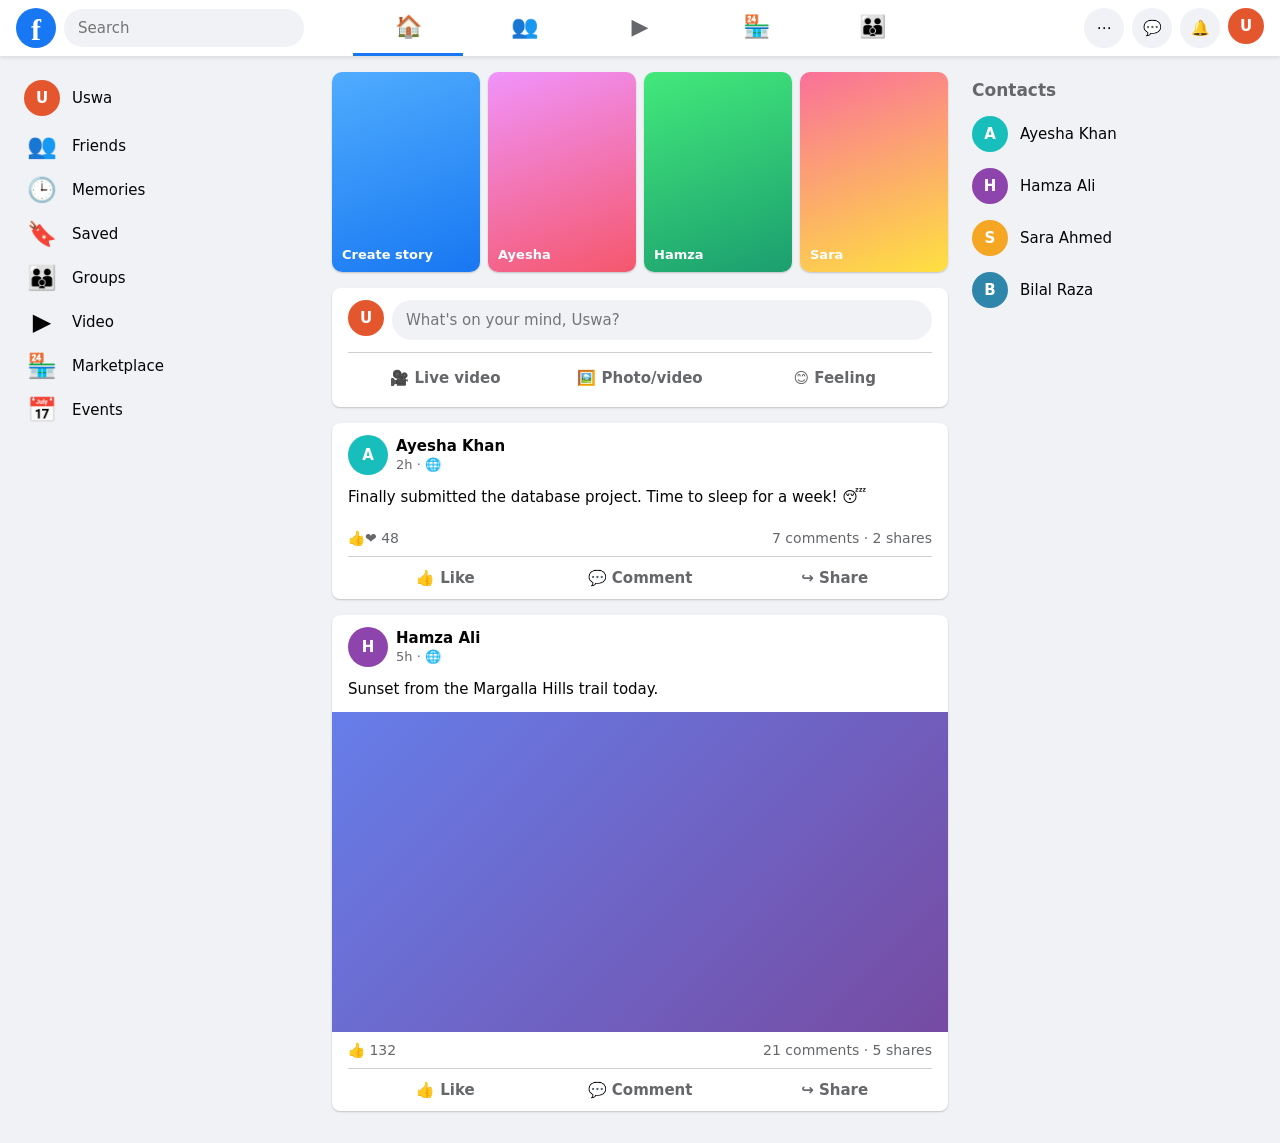
<file: facebook.html/homepage.html>
<!DOCTYPE html>
<html lang="en">
<head>
<meta charset="UTF-8">
<meta name="viewport" content="width=device-width, initial-scale=1">
<title>Facebook-style Homepage</title>
<link rel="stylesheet" href="style.css">
</head>
<body>

<header class="topbar">
  <div class="left">
    <div class="logo">f</div>
    <label class="search"><input type="text" placeholder="Search"></label>
  </div>
  <nav class="nav">
    <a href="#" class="active" title="Home">🏠</a>
    <a href="#" title="Friends">👥</a>
    <a href="#" title="Watch">▶️</a>
    <a href="#" title="Marketplace">🏪</a>
    <a href="#" title="Groups">👪</a>
  </nav>
  <div class="right">
    <button class="icon-btn" title="Menu">⋯</button>
    <button class="icon-btn" title="Messenger">💬</button>
    <button class="icon-btn" title="Notifications">🔔</button>
    <div class="avatar a1">U</div>
  </div>
</header>

<main class="layout">
  <!-- Left sidebar -->
  <aside class="sidebar left-col">
    <a href="#" class="side-item"><div class="avatar a1">U</div>Uswa</a>
    <a href="#" class="side-item"><span class="ico">👥</span>Friends</a>
    <a href="#" class="side-item"><span class="ico">🕒</span>Memories</a>
    <a href="#" class="side-item"><span class="ico">🔖</span>Saved</a>
    <a href="#" class="side-item"><span class="ico">👪</span>Groups</a>
    <a href="#" class="side-item"><span class="ico">▶️</span>Video</a>
    <a href="#" class="side-item"><span class="ico">🏪</span>Marketplace</a>
    <a href="#" class="side-item"><span class="ico">📅</span>Events</a>
  </aside>

  <!-- Feed -->
  <section class="feed">
    <div class="stories">
      <div class="story s1">Create story</div>
      <div class="story s2">Ayesha</div>
      <div class="story s3">Hamza</div>
      <div class="story s4">Sara</div>
    </div>

    <div class="card composer" style="margin-top:16px">
      <div class="composer-top">
        <div class="avatar a1">U</div>
        <input type="text" placeholder="What's on your mind, Uswa?">
      </div>
      <div class="composer-actions">
        <button>🎥 Live video</button>
        <button>🖼️ Photo/video</button>
        <button>😊 Feeling</button>
      </div>
    </div>

    <article class="card">
      <div class="post-head">
        <div class="avatar a2">A</div>
        <div><b>Ayesha Khan</b><small>2h · 🌐</small></div>
      </div>
      <p class="post-text">Finally submitted the database project. Time to sleep for a week! 😴</p>
      <div class="post-stats"><span>👍❤️ 48</span><span>7 comments · 2 shares</span></div>
      <div class="post-actions">
        <button class="like">👍 Like</button>
        <button>💬 Comment</button>
        <button>↪️ Share</button>
      </div>
    </article>

    <article class="card">
      <div class="post-head">
        <div class="avatar a3">H</div>
        <div><b>Hamza Ali</b><small>5h · 🌐</small></div>
      </div>
      <p class="post-text">Sunset from the Margalla Hills trail today.</p>
      <div class="post-media"></div>
      <div class="post-stats"><span>👍 132</span><span>21 comments · 5 shares</span></div>
      <div class="post-actions">
        <button class="like">👍 Like</button>
        <button>💬 Comment</button>
        <button>↪️ Share</button>
      </div>
    </article>
  </section>

  <!-- Right sidebar -->
  <aside class="sidebar">
    <h4>Contacts</h4>
    <a href="#" class="side-item"><div class="avatar a2">A</div>Ayesha Khan</a>
    <a href="#" class="side-item"><div class="avatar a3">H</div>Hamza Ali</a>
    <a href="#" class="side-item"><div class="avatar a4">S</div>Sara Ahmed</a>
    <a href="#" class="side-item"><div class="avatar a5">B</div>Bilal Raza</a>
  </aside>
</main>

<script>
  // Toggle the "Like" button colour
  document.querySelectorAll('.like').forEach(btn =>
    btn.addEventListener('click', () => btn.classList.toggle('liked'))
  );
</script>
</body>
</html>
</file>
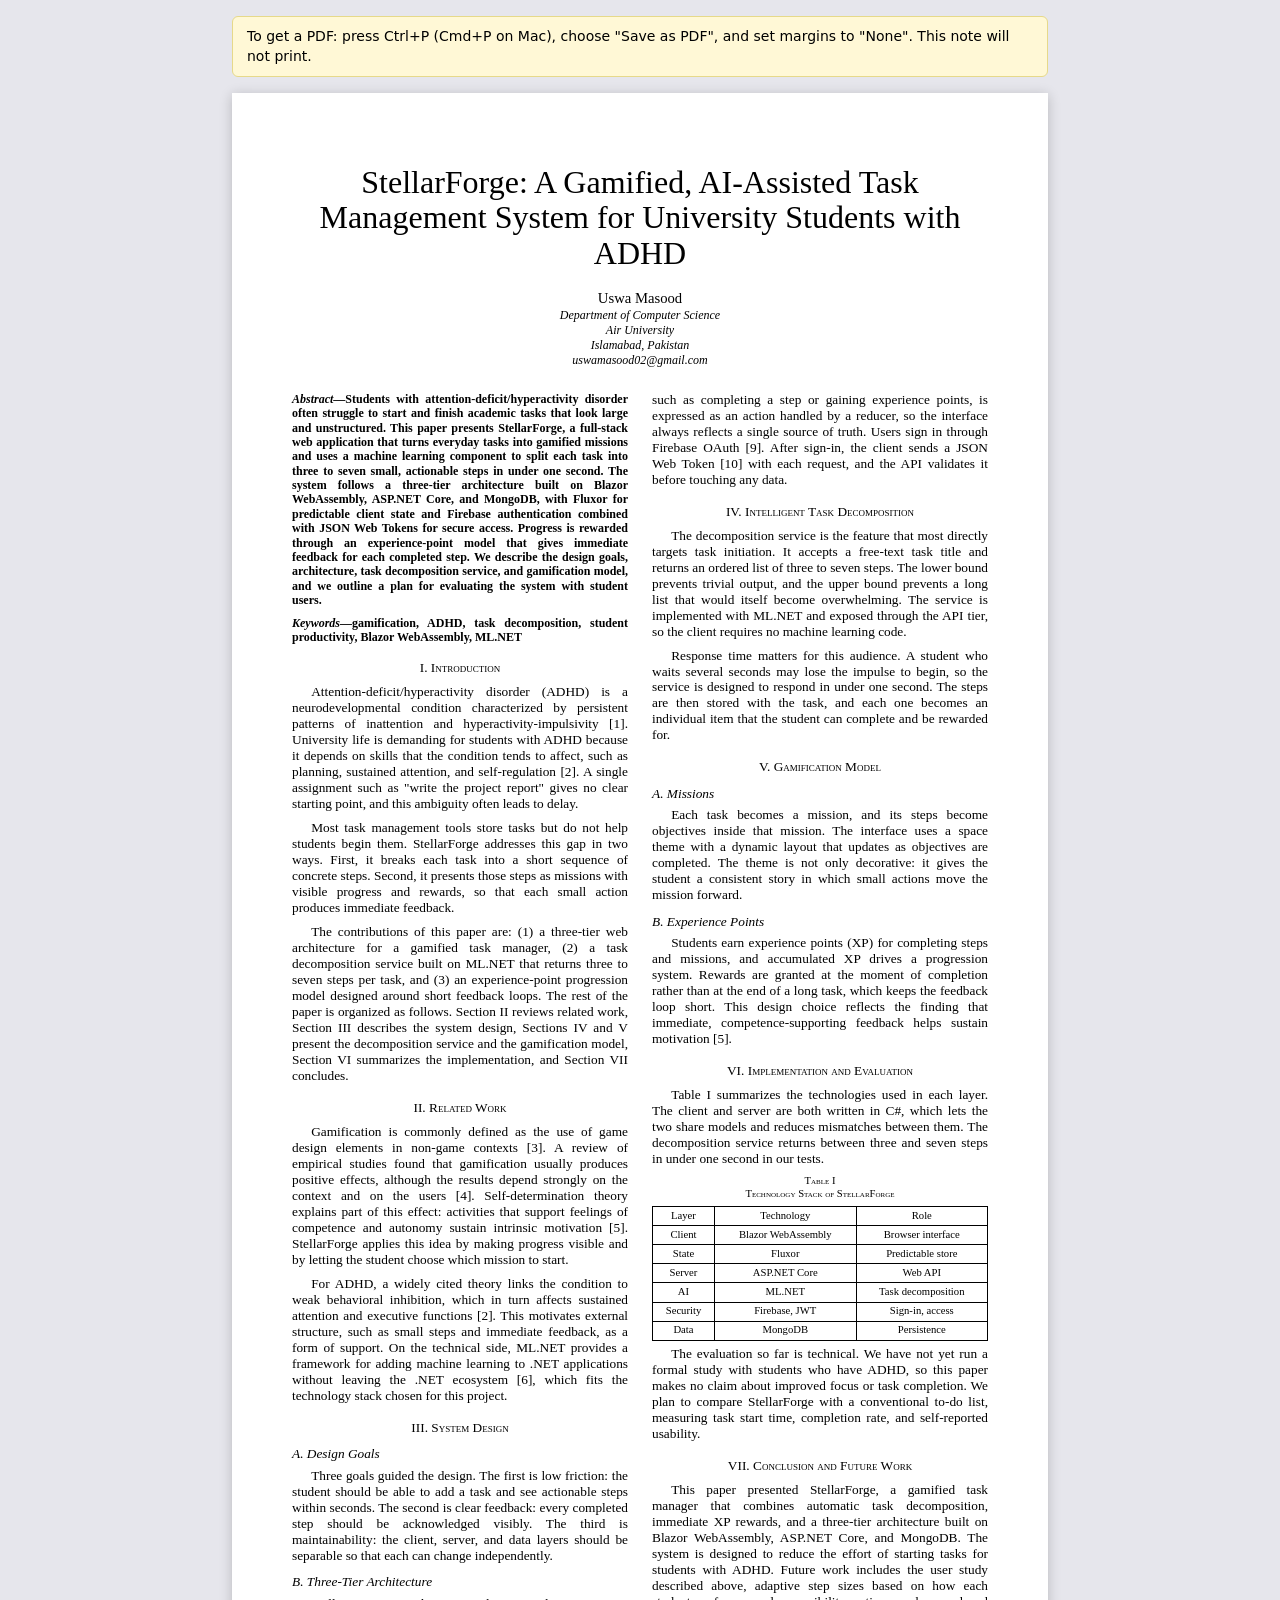
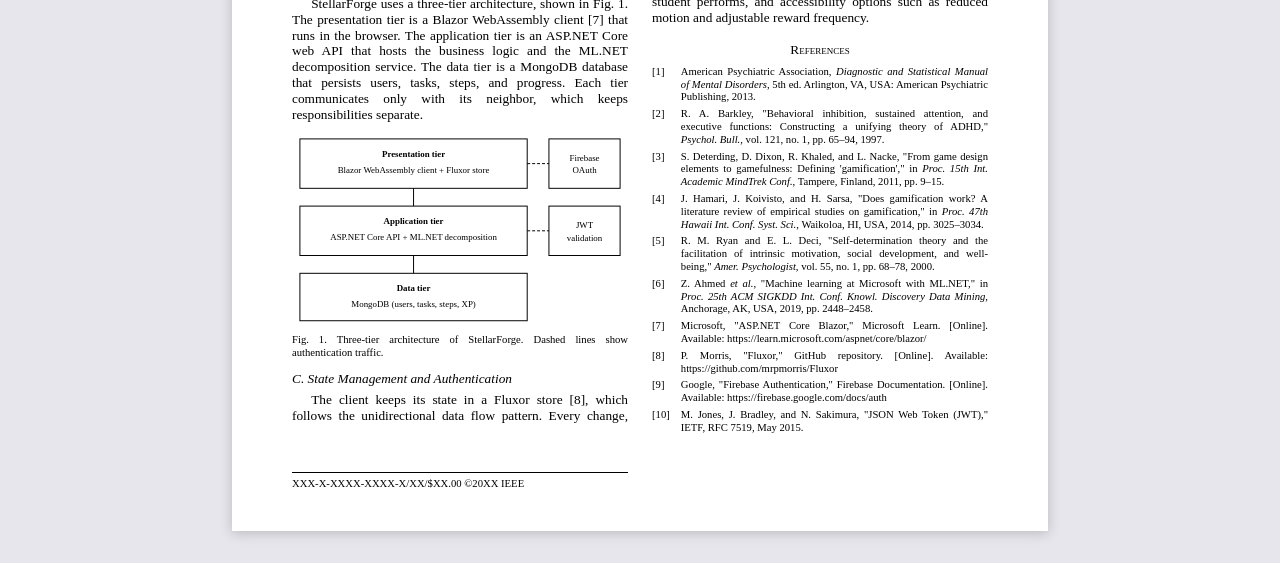
<file: IEEE paper/paper.html>
<!DOCTYPE html>
<html lang="en">
<head>
<meta charset="UTF-8">
<meta name="viewport" content="width=device-width, initial-scale=1">
<title>StellarForge: A Gamified, AI-Assisted Task Manager for Students with ADHD</title>
<link rel="stylesheet" href="style.css">
</head>
<body>

<p class="template-note">To get a PDF: press Ctrl+P (Cmd+P on Mac), choose "Save as PDF", and set margins to "None". This note will not print.</p>

<article class="page">

  <h1 class="paper-title">StellarForge: A Gamified, AI-Assisted Task Management System for University Students with ADHD</h1>

  <div class="authors single">
    <div class="author">
      <span class="name">Uswa Masood</span>
      <span>Department of Computer Science</span>
      <span>Air University</span>
      <span>Islamabad, Pakistan</span>
      <span>uswamasood02@gmail.com</span>
    </div>
  </div>

  <div class="columns">

    <p class="abstract"><em>Abstract</em>—Students with attention-deficit/hyperactivity disorder often struggle to start and finish academic tasks that look large and unstructured. This paper presents StellarForge, a full-stack web application that turns everyday tasks into gamified missions and uses a machine learning component to split each task into three to seven small, actionable steps in under one second. The system follows a three-tier architecture built on Blazor WebAssembly, ASP.NET Core, and MongoDB, with Fluxor for predictable client state and Firebase authentication combined with JSON Web Tokens for secure access. Progress is rewarded through an experience-point model that gives immediate feedback for each completed step. We describe the design goals, architecture, task decomposition service, and gamification model, and we outline a plan for evaluating the system with student users.</p>

    <p class="keywords"><em>Keywords</em>—gamification, ADHD, task decomposition, student productivity, Blazor WebAssembly, ML.NET</p>

    <h2>Introduction</h2>
    <p>Attention-deficit/hyperactivity disorder (ADHD) is a neurodevelopmental condition characterized by persistent patterns of inattention and hyperactivity-impulsivity [1]. University life is demanding for students with ADHD because it depends on skills that the condition tends to affect, such as planning, sustained attention, and self-regulation [2]. A single assignment such as "write the project report" gives no clear starting point, and this ambiguity often leads to delay.</p>
    <p>Most task management tools store tasks but do not help students begin them. StellarForge addresses this gap in two ways. First, it breaks each task into a short sequence of concrete steps. Second, it presents those steps as missions with visible progress and rewards, so that each small action produces immediate feedback.</p>
    <p>The contributions of this paper are: (1) a three-tier web architecture for a gamified task manager, (2) a task decomposition service built on ML.NET that returns three to seven steps per task, and (3) an experience-point progression model designed around short feedback loops. The rest of the paper is organized as follows. Section II reviews related work, Section III describes the system design, Sections IV and V present the decomposition service and the gamification model, Section VI summarizes the implementation, and Section VII concludes.</p>

    <h2>Related Work</h2>
    <p>Gamification is commonly defined as the use of game design elements in non-game contexts [3]. A review of empirical studies found that gamification usually produces positive effects, although the results depend strongly on the context and on the users [4]. Self-determination theory explains part of this effect: activities that support feelings of competence and autonomy sustain intrinsic motivation [5]. StellarForge applies this idea by making progress visible and by letting the student choose which mission to start.</p>
    <p>For ADHD, a widely cited theory links the condition to weak behavioral inhibition, which in turn affects sustained attention and executive functions [2]. This motivates external structure, such as small steps and immediate feedback, as a form of support. On the technical side, ML.NET provides a framework for adding machine learning to .NET applications without leaving the .NET ecosystem [6], which fits the technology stack chosen for this project.</p>

    <h2>System Design</h2>

    <h3>Design Goals</h3>
    <p>Three goals guided the design. The first is low friction: the student should be able to add a task and see actionable steps within seconds. The second is clear feedback: every completed step should be acknowledged visibly. The third is maintainability: the client, server, and data layers should be separable so that each can change independently.</p>

    <h3>Three-Tier Architecture</h3>
    <p>StellarForge uses a three-tier architecture, shown in Fig. 1. The presentation tier is a Blazor WebAssembly client [7] that runs in the browser. The application tier is an ASP.NET Core web API that hosts the business logic and the ML.NET decomposition service. The data tier is a MongoDB database that persists users, tasks, steps, and progress. Each tier communicates only with its neighbor, which keeps responsibilities separate.</p>

    <figure>
      <svg viewBox="0 0 340 200" role="img" aria-label="Three-tier architecture of StellarForge" font-family="Times New Roman, Times, serif" font-size="9" fill="none" stroke="#000" stroke-width="1">
        <rect x="8" y="8" width="230" height="50"/>
        <text x="123" y="26" text-anchor="middle" fill="#000" stroke="none" font-weight="700">Presentation tier</text>
        <text x="123" y="42" text-anchor="middle" fill="#000" stroke="none">Blazor WebAssembly client + Fluxor store</text>
        <rect x="8" y="76" width="230" height="50"/>
        <text x="123" y="94" text-anchor="middle" fill="#000" stroke="none" font-weight="700">Application tier</text>
        <text x="123" y="110" text-anchor="middle" fill="#000" stroke="none">ASP.NET Core API + ML.NET decomposition</text>
        <rect x="8" y="144" width="230" height="48"/>
        <text x="123" y="162" text-anchor="middle" fill="#000" stroke="none" font-weight="700">Data tier</text>
        <text x="123" y="178" text-anchor="middle" fill="#000" stroke="none">MongoDB (users, tasks, steps, XP)</text>
        <path d="M123 58 V76 M123 126 V144"/>
        <rect x="260" y="8" width="72" height="50"/>
        <text x="296" y="30" text-anchor="middle" fill="#000" stroke="none">Firebase</text>
        <text x="296" y="43" text-anchor="middle" fill="#000" stroke="none">OAuth</text>
        <path d="M238 33 H260" stroke-dasharray="3 2"/>
        <rect x="260" y="76" width="72" height="50"/>
        <text x="296" y="98" text-anchor="middle" fill="#000" stroke="none">JWT</text>
        <text x="296" y="111" text-anchor="middle" fill="#000" stroke="none">validation</text>
        <path d="M238 101 H260" stroke-dasharray="3 2"/>
      </svg>
      <figcaption>Three-tier architecture of StellarForge. Dashed lines show authentication traffic.</figcaption>
    </figure>

    <h3>State Management and Authentication</h3>
    <p>The client keeps its state in a Fluxor store [8], which follows the unidirectional data flow pattern. Every change, such as completing a step or gaining experience points, is expressed as an action handled by a reducer, so the interface always reflects a single source of truth. Users sign in through Firebase OAuth [9]. After sign-in, the client sends a JSON Web Token [10] with each request, and the API validates it before touching any data.</p>

    <h2>Intelligent Task Decomposition</h2>
    <p>The decomposition service is the feature that most directly targets task initiation. It accepts a free-text task title and returns an ordered list of three to seven steps. The lower bound prevents trivial output, and the upper bound prevents a long list that would itself become overwhelming. The service is implemented with ML.NET and exposed through the API tier, so the client requires no machine learning code.</p>
    <p>Response time matters for this audience. A student who waits several seconds may lose the impulse to begin, so the service is designed to respond in under one second. The steps are then stored with the task, and each one becomes an individual item that the student can complete and be rewarded for.</p>

    <h2>Gamification Model</h2>

    <h3>Missions</h3>
    <p>Each task becomes a mission, and its steps become objectives inside that mission. The interface uses a space theme with a dynamic layout that updates as objectives are completed. The theme is not only decorative: it gives the student a consistent story in which small actions move the mission forward.</p>

    <h3>Experience Points</h3>
    <p>Students earn experience points (XP) for completing steps and missions, and accumulated XP drives a progression system. Rewards are granted at the moment of completion rather than at the end of a long task, which keeps the feedback loop short. This design choice reflects the finding that immediate, competence-supporting feedback helps sustain motivation [5].</p>

    <h2>Implementation and Evaluation</h2>
    <p>Table I summarizes the technologies used in each layer. The client and server are both written in C#, which lets the two share models and reduces mismatches between them. The decomposition service returns between three and seven steps in under one second in our tests.</p>

    <table>
      <caption>Technology Stack of StellarForge</caption>
      <thead>
        <tr><th>Layer</th><th>Technology</th><th>Role</th></tr>
      </thead>
      <tbody>
        <tr><td>Client</td><td>Blazor WebAssembly</td><td>Browser interface</td></tr>
        <tr><td>State</td><td>Fluxor</td><td>Predictable store</td></tr>
        <tr><td>Server</td><td>ASP.NET Core</td><td>Web API</td></tr>
        <tr><td>AI</td><td>ML.NET</td><td>Task decomposition</td></tr>
        <tr><td>Security</td><td>Firebase, JWT</td><td>Sign-in, access</td></tr>
        <tr><td>Data</td><td>MongoDB</td><td>Persistence</td></tr>
      </tbody>
    </table>

    <p>The evaluation so far is technical. We have not yet run a formal study with students who have ADHD, so this paper makes no claim about improved focus or task completion. We plan to compare StellarForge with a conventional to-do list, measuring task start time, completion rate, and self-reported usability.</p>

    <h2>Conclusion and Future Work</h2>
    <p>This paper presented StellarForge, a gamified task manager that combines automatic task decomposition, immediate XP rewards, and a three-tier architecture built on Blazor WebAssembly, ASP.NET Core, and MongoDB. The system is designed to reduce the effort of starting tasks for students with ADHD. Future work includes the user study described above, adaptive step sizes based on how each student performs, and accessibility options such as reduced motion and adjustable reward frequency.</p>

    <h2 class="unnumbered">References</h2>
    <ol class="references">
      <li>American Psychiatric Association, <i>Diagnostic and Statistical Manual of Mental Disorders</i>, 5th ed. Arlington, VA, USA: American Psychiatric Publishing, 2013.</li>
      <li>R. A. Barkley, "Behavioral inhibition, sustained attention, and executive functions: Constructing a unifying theory of ADHD," <i>Psychol. Bull.</i>, vol. 121, no. 1, pp. 65–94, 1997.</li>
      <li>S. Deterding, D. Dixon, R. Khaled, and L. Nacke, "From game design elements to gamefulness: Defining 'gamification'," in <i>Proc. 15th Int. Academic MindTrek Conf.</i>, Tampere, Finland, 2011, pp. 9–15.</li>
      <li>J. Hamari, J. Koivisto, and H. Sarsa, "Does gamification work? A literature review of empirical studies on gamification," in <i>Proc. 47th Hawaii Int. Conf. Syst. Sci.</i>, Waikoloa, HI, USA, 2014, pp. 3025–3034.</li>
      <li>R. M. Ryan and E. L. Deci, "Self-determination theory and the facilitation of intrinsic motivation, social development, and well-being," <i>Amer. Psychologist</i>, vol. 55, no. 1, pp. 68–78, 2000.</li>
      <li>Z. Ahmed <i>et al.</i>, "Machine learning at Microsoft with ML.NET," in <i>Proc. 25th ACM SIGKDD Int. Conf. Knowl. Discovery Data Mining</i>, Anchorage, AK, USA, 2019, pp. 2448–2458.</li>
      <li>Microsoft, "ASP.NET Core Blazor," Microsoft Learn. [Online]. Available: https://learn.microsoft.com/aspnet/core/blazor/</li>
      <li>P. Morris, "Fluxor," GitHub repository. [Online]. Available: https://github.com/mrpmorris/Fluxor</li>
      <li>Google, "Firebase Authentication," Firebase Documentation. [Online]. Available: https://firebase.google.com/docs/auth</li>
      <li>M. Jones, J. Bradley, and N. Sakimura, "JSON Web Token (JWT)," IETF, RFC 7519, May 2015.</li>
    </ol>

  </div>

  <footer class="page-footer">
    <p>XXX-X-XXXX-XXXX-X/XX/$XX.00 ©20XX IEEE</p>
  </footer>

</article>

</body>
</html>
</file>
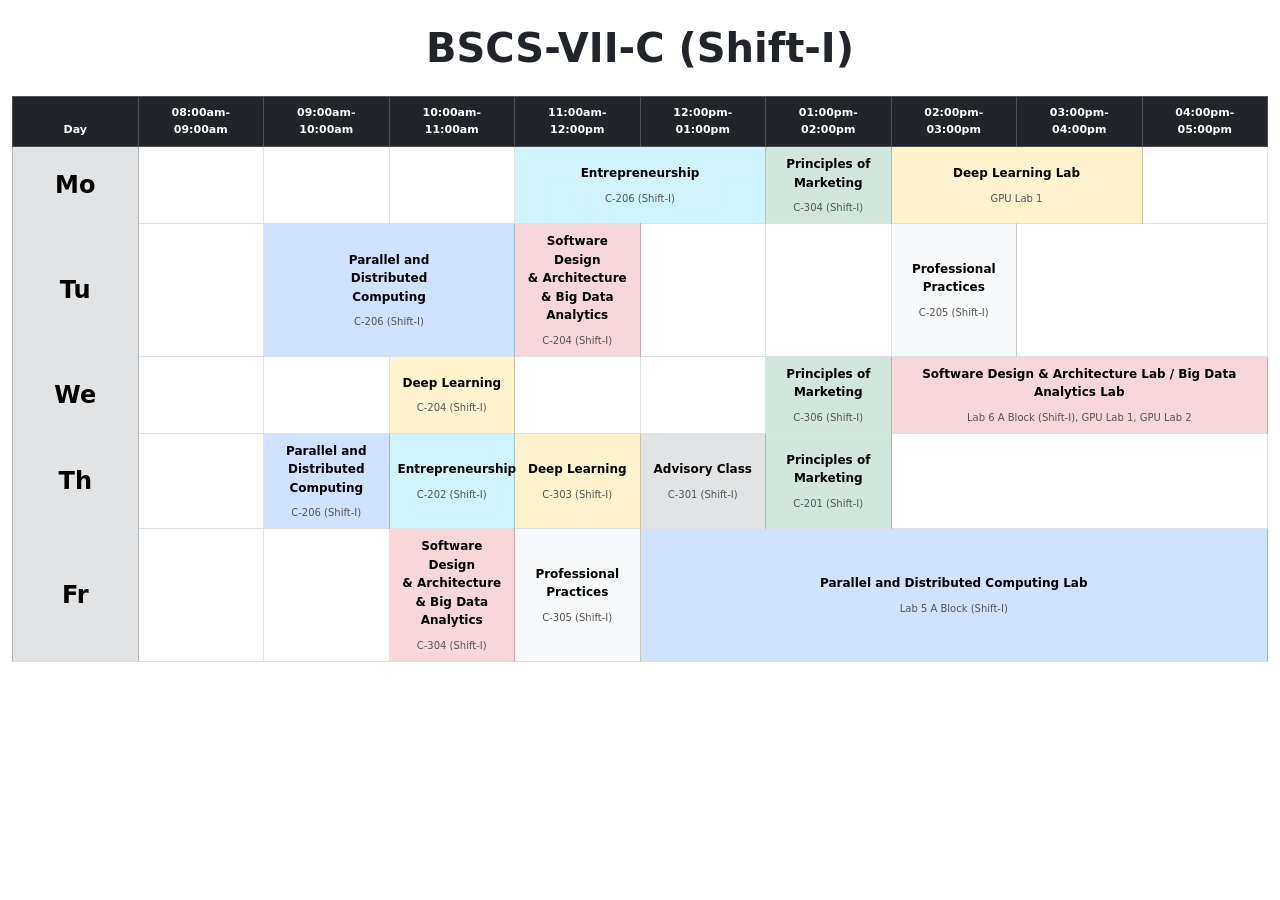
<file: timetable/timetable.html>
<!DOCTYPE html>
<html lang="en">
<head>
    <meta charset="UTF-8">
    <meta name="viewport" content="width=device-width, initial-scale=1">
    <title>BSCS-VII-C Timetable</title>
    <link href="https://cdn.jsdelivr.net/npm/bootstrap@5.3.3/dist/css/bootstrap.min.css" rel="stylesheet">
    <link rel="stylesheet" href="style.css">
</head>

<body>

<div class="container-fluid py-4">

    <h1 class="text-center fw-bold mb-4">BSCS-VII-C (Shift-I)</h1>

    <div class="table-responsive">
        <table class="table table-bordered align-middle text-center timetable">
            <thead class="table-dark">
                <tr>
                    <th>Day</th>
                    <th>08:00am-09:00am</th>
                    <th>09:00am-10:00am</th>
                    <th>10:00am-11:00am</th>
                    <th>11:00am-12:00pm</th>
                    <th>12:00pm-01:00pm</th>
                    <th>01:00pm-02:00pm</th>
                    <th>02:00pm-03:00pm</th>
                    <th>03:00pm-04:00pm</th>
                    <th>04:00pm-05:00pm</th>
                </tr>
            </thead>

            <tbody>
                <tr>
                    <th scope="row" class="day table-secondary">Mo</th>
                    <td></td>
                    <td></td>
                    <td></td>
                    <td colspan="2" class="table-info">
                        <b>Entrepreneurship</b>
                        <div class="room">C-206 (Shift-I)</div>
                    </td>
                    <td class="table-success">
                        <b>Principles of<br>Marketing</b>
                        <div class="room">C-304 (Shift-I)</div>
                    </td>
                    <td colspan="2" class="table-warning">
                        <b>Deep Learning Lab</b>
                        <div class="room">GPU Lab 1</div>
                    </td>
                    <td></td>
                </tr>

                <tr>
                    <th scope="row" class="day table-secondary">Tu</th>
                    <td></td>
                    <td colspan="2" class="table-primary">
                        <b>Parallel and<br>Distributed<br>Computing</b>
                        <div class="room">C-206 (Shift-I)</div>
                    </td>
                    <td class="table-danger">
                        <b>Software Design<br>&amp; Architecture<br>&amp; Big Data<br>Analytics</b>
                        <div class="room">C-204 (Shift-I)</div>
                    </td>
                    <td></td>
                    <td></td>
                    <td class="table-light">
                        <b>Professional<br>Practices</b>
                        <div class="room">C-205 (Shift-I)</div>
                    </td>
                    <td colspan="2"></td>
                </tr>

                <tr>
                    <th scope="row" class="day table-secondary">We</th>
                    <td></td>
                    <td></td>
                    <td class="table-warning">
                        <b>Deep Learning</b>
                        <div class="room">C-204 (Shift-I)</div>
                    </td>
                    <td></td>
                    <td></td>
                    <td class="table-success">
                        <b>Principles of<br>Marketing</b>
                        <div class="room">C-306 (Shift-I)</div>
                    </td>
                    <td colspan="3" class="table-danger">
                        <b>Software Design &amp; Architecture Lab / Big Data Analytics Lab</b>
                        <div class="room">Lab 6 A Block (Shift-I), GPU Lab 1, GPU Lab 2</div>
                    </td>
                </tr>

                <tr>
                    <th scope="row" class="day table-secondary">Th</th>
                    <td></td>
                    <td class="table-primary">
                        <b>Parallel and<br>Distributed<br>Computing</b>
                        <div class="room">C-206 (Shift-I)</div>
                    </td>
                    <td class="table-info">
                        <b>Entrepreneurship</b>
                        <div class="room">C-202 (Shift-I)</div>
                    </td>
                    <td class="table-warning">
                        <b>Deep Learning</b>
                        <div class="room">C-303 (Shift-I)</div>
                    </td>
                    <td class="table-secondary">
                        <b>Advisory Class</b>
                        <div class="room">C-301 (Shift-I)</div>
                    </td>
                    <td class="table-success">
                        <b>Principles of<br>Marketing</b>
                        <div class="room">C-201 (Shift-I)</div>
                    </td>
                    <td colspan="3"></td>
                </tr>

                <tr>
                    <th scope="row" class="day table-secondary">Fr</th>
                    <td></td>
                    <td></td>
                    <td class="table-danger">
                        <b>Software Design<br>&amp; Architecture<br>&amp; Big Data<br>Analytics</b>
                        <div class="room">C-304 (Shift-I)</div>
                    </td>
                    <td class="table-light">
                        <b>Professional<br>Practices</b>
                        <div class="room">C-305 (Shift-I)</div>
                    </td>
                    <td colspan="5" class="table-primary">
                        <b>Parallel and Distributed Computing Lab</b>
                        <div class="room">Lab 5 A Block (Shift-I)</div>
                    </td>
                </tr>
            </tbody>
        </table>
    </div>

</div>

</body>
</html>
</file>
<file: Task-01/portfolio/style.css>
:root {
  --indigo: #33318f;
  --indigo-deep: #25236b;
  --lilac: #dcdaf7;
  --mint: #5fd4b0;
  --paper: #f6f5fb;
  --white: #ffffff;
  --text: #1f1d45;
  --muted: #5f5d7a;
  --line: #d9d7ec;
  --display: "Bricolage Grotesque", "Segoe UI", system-ui, sans-serif;
  --body: "Figtree", "Segoe UI", system-ui, sans-serif;
}

* { box-sizing: border-box; margin: 0; padding: 0; }
html { scroll-behavior: smooth; scroll-padding-top: 72px; }
body { font-family: var(--body); font-size: 17px; line-height: 1.6; color: var(--text); background: var(--paper); }
a { color: inherit; }
ul { list-style: none; }
:focus-visible { outline: 3px solid var(--mint); outline-offset: 3px; border-radius: 4px; }

h1, h2, h3 { font-family: var(--display); line-height: 1.15; }
h2 { font-size: clamp(1.8rem, 3vw, 2.4rem); font-weight: 800; margin-bottom: 28px; }
h3 { font-size: 1.15rem; font-weight: 600; }
.muted { color: var(--muted); }

/* Header */
.site-header { position: sticky; top: 0; z-index: 10; display: flex; justify-content: space-between; align-items: center; gap: 16px; padding: 14px clamp(20px, 5vw, 64px); background: var(--white); border-bottom: 1px solid var(--line); }
.brand { font-family: var(--display); font-weight: 800; font-size: 1.15rem; text-decoration: none; }
.site-header nav { display: flex; gap: 22px; }
.site-header nav a { text-decoration: none; font-weight: 500; color: var(--muted); }
.site-header nav a:hover { color: var(--indigo); }

/* Hero */
.hero { display: grid; grid-template-columns: 1.3fr 1fr; align-items: center; gap: 48px; padding: clamp(48px, 8vw, 104px) clamp(20px, 5vw, 64px); background: var(--indigo); color: var(--white); }
.hero h1 { font-size: clamp(3rem, 8vw, 6rem); font-weight: 800; letter-spacing: -0.02em; }
.role { font-size: clamp(1.1rem, 2vw, 1.4rem); max-width: 30ch; margin-top: 18px; color: var(--lilac); }
.hero-actions { display: flex; flex-wrap: wrap; gap: 12px; margin-top: 32px; }
.btn { display: inline-block; padding: 12px 24px; border-radius: 999px; font-weight: 600; text-decoration: none; border: 2px solid transparent; transition: transform .15s; }
.btn:hover { transform: translateY(-2px); }
.btn.primary { background: var(--mint); color: var(--indigo-deep); }
.btn.ghost { border-color: var(--lilac); color: var(--white); }

/* Profile picture container */
.photo { position: relative; width: min(100%, 340px); aspect-ratio: 4 / 5; margin: 0 auto; border-radius: 999px 999px 28px 28px; background: var(--lilac); border: 6px solid var(--white); box-shadow: 14px 14px 0 var(--mint); overflow: hidden; }
.photo img { position: absolute; inset: 0; width: 100%; height: 100%; object-fit: cover; }
.photo-fallback { position: absolute; inset: 0; display: grid; place-items: center; font: 800 5rem var(--display); color: var(--indigo); }

/* Sections */
.section { padding: clamp(48px, 7vw, 88px) clamp(20px, 5vw, 64px); max-width: 1120px; margin: 0 auto; }
.section.narrow { max-width: 760px; }
.section p + p { margin-top: 14px; }

/* Skills */
.skills { display: grid; grid-template-columns: repeat(2, 1fr); gap: 32px 40px; }
.skills h3 { margin-bottom: 12px; }
.tags { display: flex; flex-wrap: wrap; gap: 8px; }
.tags li { background: var(--white); border: 1px solid var(--line); border-radius: 6px; padding: 4px 12px; font-size: .95rem; }

/* Projects */
.project { display: grid; grid-template-columns: 220px 1fr; gap: 32px; padding: 32px 0; border-top: 2px solid var(--indigo); }
.project:last-child { border-bottom: 2px solid var(--indigo); }
.project time { font-weight: 600; }
.stack { margin-top: 6px; font-size: .95rem; color: var(--muted); }
.project h3 { font-size: 1.4rem; margin-bottom: 12px; }
.project li { position: relative; padding-left: 20px; margin-top: 8px; }
.project li::before { content: ""; position: absolute; left: 0; top: .65em; width: 8px; height: 8px; border-radius: 50%; background: var(--mint); }

/* Education */
.edu { display: flex; justify-content: space-between; gap: 32px; padding: 24px; background: var(--white); border-left: 6px solid var(--indigo); border-radius: 0 12px 12px 0; }
.edu h3 { font-size: 1.4rem; }
.edu p { margin-top: 6px; }
.edu-side { text-align: right; white-space: nowrap; }

/* Contact */
.contact { text-align: center; }
.mail { display: inline-block; font: 800 clamp(1.4rem, 4vw, 2.6rem) var(--display); color: var(--indigo); text-decoration-thickness: 3px; text-underline-offset: 6px; text-decoration-color: var(--mint); word-break: break-all; }
.contact-list { display: flex; flex-wrap: wrap; justify-content: center; gap: 8px 32px; margin-top: 24px; color: var(--muted); }

.site-footer { padding: 24px; text-align: center; color: var(--muted); font-size: .9rem; border-top: 1px solid var(--line); }

/* Hero entrance (one orchestrated moment) */
@media (prefers-reduced-motion: no-preference) {
  .hero-text > * { animation: rise .6s ease both; }
  .hero-text .role { animation-delay: .12s; }
  .hero-text .hero-actions { animation-delay: .24s; }
  .photo { animation: rise .7s .1s ease both; }
  @keyframes rise { from { opacity: 0; transform: translateY(20px); } to { opacity: 1; transform: none; } }
}

/* Responsive */
@media (max-width: 860px) {
  .hero { grid-template-columns: 1fr; }
  .photo { order: -1; width: min(70%, 280px); }
  .project { grid-template-columns: 1fr; gap: 12px; }
  .skills { grid-template-columns: 1fr; }
  .edu { flex-direction: column; gap: 12px; }
  .edu-side { text-align: left; white-space: normal; }
}
@media (max-width: 620px) {
  .site-header nav { gap: 14px; font-size: .9rem; }
  .brand { display: none; }
  .site-header { justify-content: center; }
}
</file>
<file: facebook.html/style.css>
:root {
  --blue: #1877f2;
  --bg: #f0f2f5;
  --card: #ffffff;
  --text: #050505;
  --muted: #65676b;
  --hover: #e4e6eb;
  --line: #ced0d4;
}
* { box-sizing: border-box; margin: 0; padding: 0; }
body { font-family: system-ui, -apple-system, "Segoe UI", Helvetica, Arial, sans-serif; background: var(--bg); color: var(--text); font-size: 15px; }
a { color: inherit; text-decoration: none; }
button { font: inherit; cursor: pointer; border: 0; background: none; color: inherit; }

/* Top bar */
.topbar { position: sticky; top: 0; z-index: 10; height: 56px; background: var(--card); box-shadow: 0 2px 4px rgba(0,0,0,.1); display: grid; grid-template-columns: 1fr auto 1fr; align-items: center; padding: 0 16px; }
.left { display: flex; align-items: center; gap: 8px; }
.logo { width: 40px; height: 40px; border-radius: 50%; background: var(--blue); color: #fff; font: 700 30px/44px Georgia, serif; text-align: center; }
.search { background: var(--bg); border-radius: 20px; padding: 10px 14px; width: 240px; }
.search input { border: 0; background: none; outline: none; font: inherit; width: 100%; }
.nav { display: flex; gap: 6px; }
.nav a { width: 110px; height: 56px; display: grid; place-items: center; font-size: 22px; color: var(--muted); border-bottom: 3px solid transparent; }
.nav a:hover { background: var(--bg); }
.nav a.active { color: var(--blue); border-color: var(--blue); }
.right { display: flex; justify-content: flex-end; gap: 8px; }
.icon-btn { width: 40px; height: 40px; border-radius: 50%; background: var(--bg); display: grid; place-items: center; }
.icon-btn:hover { background: var(--hover); }

/* Layout */
.layout { display: grid; grid-template-columns: 300px minmax(0, 680px) 300px; justify-content: space-between; gap: 16px; padding: 16px; }
.sidebar { position: sticky; top: 72px; align-self: start; }
.side-item { display: flex; align-items: center; gap: 12px; padding: 8px; border-radius: 8px; font-weight: 500; }
.side-item:hover { background: var(--hover); }
.side-item .ico { font-size: 24px; width: 36px; text-align: center; }
.avatar { width: 36px; height: 36px; border-radius: 50%; display: grid; place-items: center; color: #fff; font-weight: 600; flex-shrink: 0; }
.a1 { background: #e4572e; } .a2 { background: #17bebb; } .a3 { background: #8e44ad; } .a4 { background: #f5a623; } .a5 { background: #2e86ab; }

.card { background: var(--card); border-radius: 8px; box-shadow: 0 1px 2px rgba(0,0,0,.2); margin-bottom: 16px; }

/* Stories */
.stories { display: flex; gap: 8px; }
.story { flex: 1; height: 200px; border-radius: 10px; color: #fff; display: flex; align-items: flex-end; padding: 10px; font-weight: 600; font-size: 13px; box-shadow: 0 1px 2px rgba(0,0,0,.2); }
.s1 { background: linear-gradient(160deg, #4facfe, #1877f2); }
.s2 { background: linear-gradient(160deg, #f093fb, #f5576c); }
.s3 { background: linear-gradient(160deg, #43e97b, #1b9e6f); }
.s4 { background: linear-gradient(160deg, #fa709a, #fee140); }

/* Composer */
.composer { padding: 12px 16px; }
.composer-top { display: flex; gap: 8px; padding-bottom: 12px; border-bottom: 1px solid var(--line); }
.composer-top input { flex: 1; border: 0; background: var(--bg); border-radius: 20px; padding: 0 14px; height: 40px; font: inherit; outline: none; }
.composer-actions { display: flex; padding-top: 8px; }
.composer-actions button { flex: 1; padding: 8px; border-radius: 8px; color: var(--muted); font-weight: 600; }
.composer-actions button:hover { background: var(--hover); }

/* Posts */
.post-head { display: flex; align-items: center; gap: 8px; padding: 12px 16px 0; }
.post-head .avatar { width: 40px; height: 40px; }
.post-head b { display: block; font-size: 15px; }
.post-head small { color: var(--muted); font-size: 13px; }
.post-text { padding: 12px 16px; line-height: 1.4; }
.post-media { height: 320px; background: linear-gradient(135deg, #667eea, #764ba2); }
.post-stats { display: flex; justify-content: space-between; padding: 10px 16px; color: var(--muted); font-size: 14px; }
.post-actions { display: flex; margin: 0 16px; padding: 4px 0; border-top: 1px solid var(--line); }
.post-actions button { flex: 1; padding: 8px; border-radius: 6px; color: var(--muted); font-weight: 600; }
.post-actions button:hover { background: var(--hover); }
.post-actions button.liked { color: var(--blue); }

/* Contacts */
.sidebar h4 { color: var(--muted); font-size: 17px; font-weight: 600; padding: 8px; }

/* Responsive */
@media (max-width: 1100px) { .layout { grid-template-columns: minmax(0, 680px) 300px; justify-content: center; } .sidebar.left-col { display: none; } }
@media (max-width: 800px) { .layout { grid-template-columns: 1fr; } .sidebar { display: none; } .search, .nav a:nth-child(n+4) { display: none; } .nav a { width: 64px; } .stories .story:nth-child(n+3) { display: none; } }
</file>
<file: IEEE paper/style.css>
/* IEEE conference paper template (US Letter, two columns, Times) */
@page { size: letter; margin: 0.75in 0.625in 1in; }

:root { --font: "Times New Roman", Times, "Liberation Serif", serif; }

* { box-sizing: border-box; }
body { margin: 0; background: #e6e6ec; font-family: var(--font); color: #000; }

.template-note { max-width: 8.5in; margin: 16px auto 0; padding: 10px 14px; font: 14px/1.4 system-ui, sans-serif; background: #fff8d6; border: 1px solid #e6d98a; border-radius: 6px; }

/* Page */
.page { width: 8.5in; min-height: 11in; margin: 16px auto 32px; padding: 0.75in 0.625in 1in; background: #fff; box-shadow: 0 2px 12px rgba(0,0,0,.2); position: relative; }

/* Title and authors (span both columns) */
.paper-title { margin: 0 0 14pt; font-size: 24pt; font-weight: 400; line-height: 1.1; text-align: center; }
.authors { display: grid; grid-template-columns: repeat(3, 1fr); gap: 14pt 12pt; margin-bottom: 18pt; text-align: center; }
.author span { display: block; font-size: 9pt; font-style: italic; line-height: 1.25; }
.author .name { font-size: 11pt; font-style: normal; }

/* Two-column body */
.columns { column-count: 2; column-gap: 0.25in; font-size: 10pt; line-height: 1.2; text-align: justify; hyphens: auto; counter-reset: sec fig tbl eq ref; }
.columns p { margin: 0 0 6pt; text-indent: 0.2in; }
.columns p.abstract, .columns p.keywords, .columns p.tnote { text-indent: 0; }

.abstract { font-size: 9pt; font-weight: 700; }
.keywords { font-size: 9pt; font-weight: 700; }
.abstract em, .keywords em { font-style: italic; }

/* Headings (auto-numbered) */
.columns h2 { counter-increment: sec; counter-reset: sub; margin: 12pt 0 6pt; font-size: 10pt; font-weight: 400; font-variant: small-caps; text-align: center; break-after: avoid; }
.columns h2::before { content: counter(sec, upper-roman) ". "; }
.columns h2.unnumbered { counter-increment: none; }
.columns h2.unnumbered::before { content: none; }

.columns h3 { counter-increment: sub; counter-reset: subsub; margin: 8pt 0 4pt; font-size: 10pt; font-weight: 400; font-style: italic; text-align: left; break-after: avoid; }
.columns h3::before { content: counter(sub, upper-alpha) ". "; }

/* Equations */
.equation { display: grid; grid-template-columns: 1fr auto 1fr; align-items: baseline; counter-increment: eq; margin: 6pt 0; }
.equation .expr { grid-column: 2; }
.equation::after { content: "(" counter(eq) ")"; grid-column: 3; text-align: right; }

/* Figures */
figure { margin: 0 0 8pt; text-align: center; break-inside: avoid; counter-increment: fig; }
.fig-box { display: grid; place-items: center; height: 1.6in; border: 1px dashed #888; font-size: 8pt; color: #666; }
figcaption { margin-top: 4pt; font-size: 8pt; text-align: justify; }
figcaption::before { content: "Fig. " counter(fig) ". "; }

/* Tables */
table { width: 100%; margin: 0 0 4pt; border-collapse: collapse; font-size: 8pt; text-align: center; counter-increment: tbl; break-inside: avoid; }
caption { caption-side: top; margin-bottom: 4pt; font-size: 8pt; font-variant: small-caps; text-transform: none; text-align: center; }
caption::before { content: "Table " counter(tbl, upper-roman); display: block; }
th, td { border: 1px solid #000; padding: 2pt 3pt; }
th { font-weight: 400; }
.tnote { font-size: 8pt; margin-bottom: 8pt; }

/* References */
.references { list-style: none; margin: 0; padding: 0; font-size: 8pt; }
.references li { position: relative; margin-bottom: 3pt; padding-left: 0.3in; counter-increment: ref; text-align: justify; word-break: break-word; }
.references li::before { content: "[" counter(ref) "]"; position: absolute; left: 0; }

/* First-page footer */
.page-footer { position: absolute; left: 0.625in; right: 0.625in; bottom: 0.4in; font-size: 8pt; }
.page-footer p { margin: 0; }
.page-footer p:first-child { padding-top: 4pt; border-top: 1px solid #000; width: 3.5in; margin-bottom: 2pt; }

/* Small screens: single column */
@media (max-width: 8.6in) {
  .page { width: auto; min-height: 0; margin: 8px; padding: 20px 16px 60px; }
  .columns { column-count: 1; }
  .authors { grid-template-columns: repeat(2, 1fr); }
  .paper-title { font-size: 20pt; }
  .page-footer { position: static; margin-top: 20px; }
}
@media (max-width: 480px) { .authors { grid-template-columns: 1fr; } }

/* Print */
@media print {
  body { background: none; }
  .template-note { display: none; }
  .page { width: auto; min-height: 0; margin: 0; padding: 0; box-shadow: none; }
}

/* Additions for the completed paper */
.authors.single { grid-template-columns: 1fr; }
figure svg { display: block; width: 100%; height: auto; }
</file>
<file: IEEE PAPER/style.css>
/* IEEE conference paper template (US Letter, two columns, Times).
   Bootstrap supplies the grid, table and utility classes; the print-accurate
   typography below deliberately overrides Bootstrap defaults. */
@page { size: letter; margin: 0.75in 0.625in 1in; }

:root { --font: "Times New Roman", Times, "Liberation Serif", serif; }

* { box-sizing: border-box; }
body { margin: 0; background: #e6e6ec; font-family: var(--font); color: #000; line-height: 1.2; --bs-body-font-family: var(--font); --bs-body-color: #000; }

.template-note { max-width: 8.5in; margin: 16px auto 0; padding: 10px 14px; font: 14px/1.4 system-ui, sans-serif; }

/* Page */
.page { width: 8.5in; min-height: 11in; margin: 16px auto 32px; padding: 0.75in 0.625in 1in; position: relative; }

/* Title and authors (span both columns) */
.paper-title { margin: 0 0 14pt; font-size: 24pt; font-weight: 400; line-height: 1.1; }
.authors { margin-bottom: 18pt; }
.author span { display: block; font-size: 9pt; font-style: italic; line-height: 1.25; }
.author .name { font-size: 11pt; font-style: normal; }

/* Two-column body */
.columns { column-count: 2; column-gap: 0.25in; font-size: 10pt; line-height: 1.2; text-align: justify; hyphens: auto; counter-reset: sec fig tbl eq ref; }
.columns p { margin: 0 0 6pt; text-indent: 0.2in; }
.columns p.abstract, .columns p.keywords, .columns p.tnote { text-indent: 0; }

.abstract { font-size: 9pt; font-weight: 700; }
.keywords { font-size: 9pt; font-weight: 700; }
.abstract em, .keywords em { font-style: italic; }

/* Headings (auto-numbered) */
.columns h2 { counter-increment: sec; counter-reset: sub; margin: 12pt 0 6pt; font-size: 10pt; font-weight: 400; font-variant: small-caps; text-align: center; break-after: avoid; }
.columns h2::before { content: counter(sec, upper-roman) ". "; }
.columns h2.unnumbered { counter-increment: none; }
.columns h2.unnumbered::before { content: none; }

.columns h3 { counter-increment: sub; counter-reset: subsub; margin: 8pt 0 4pt; font-size: 10pt; font-weight: 400; font-style: italic; text-align: left; break-after: avoid; }
.columns h3::before { content: counter(sub, upper-alpha) ". "; }

/* Equations */
.equation { display: grid; grid-template-columns: 1fr auto 1fr; align-items: baseline; counter-increment: eq; margin: 6pt 0; }
.equation .expr { grid-column: 2; }
.equation::after { content: "(" counter(eq) ")"; grid-column: 3; text-align: right; }

/* Figures */
figure { margin: 0 0 8pt; text-align: center; break-inside: avoid; counter-increment: fig; }
figure svg { max-width: 100%; }
.fig-box { display: grid; place-items: center; height: 1.6in; border: 1px dashed #888; font-size: 8pt; color: #666; }
figcaption { margin-top: 4pt; font-size: 8pt; line-height: 1.2; color: #000; text-align: justify; }
figcaption::before { content: "Fig. " counter(fig) ". "; }

/* Tables */
table { width: 100%; margin: 0 0 4pt; border-collapse: collapse; font-size: 8pt; text-align: center; counter-increment: tbl; break-inside: avoid; }
caption { caption-side: top; padding: 0; color: #000; margin-bottom: 4pt; font-size: 8pt; font-variant: small-caps; text-transform: none; text-align: center; }
caption::before { content: "Table " counter(tbl, upper-roman); display: block; }
/* Beat Bootstrap's .table cell padding and gray borders */
.columns table.table > :not(caption) > * > * { padding: 2pt 3pt; border: 1px solid #000; background: none; box-shadow: none; color: #000; }
.columns table.table th { font-weight: 400; }
.columns table.table { --bs-table-bg: transparent; --bs-border-color: #000; margin-bottom: 4pt; }
.tnote { font-size: 8pt; margin-bottom: 8pt; }

/* References */
.references { list-style: none; margin: 0; padding: 0; font-size: 8pt; }
.references li { position: relative; margin-bottom: 3pt; padding-left: 0.3in; counter-increment: ref; text-align: justify; word-break: break-word; }
.references li::before { content: "[" counter(ref) "]"; position: absolute; left: 0; }

/* First-page footer */
.page-footer { position: absolute; left: 0.625in; right: 0.625in; bottom: 0.4in; font-size: 8pt; }
.page-footer p { margin: 0; }
.page-footer p:first-child { padding-top: 4pt; border-top: 1px solid #000; width: 3.5in; margin-bottom: 2pt; }

/* Small screens: single column */
@media (max-width: 8.6in) {
  .page { width: auto; min-height: 0; margin: 8px; padding: 20px 16px 60px; }
  .columns { column-count: 1; }
  .paper-title { font-size: 20pt; }
  .page-footer { position: static; margin-top: 20px; }
}

/* Print */
@media print {
  body { background: none; }
  .template-note { display: none; }
  .page { width: auto; min-height: 0; margin: 0; padding: 0; box-shadow: none; }
}

/* Additions for the completed paper */
figure svg { display: block; width: 100%; height: auto; }
</file>
<file: portfolio/style.css>
/* Bootstrap handles layout; this file keeps the original look (palette, fonts, photo frame). */

:root {
  --indigo: #33318f;
  --indigo-deep: #25236b;
  --lilac: #dcdaf7;
  --mint: #5fd4b0;
  --paper: #f6f5fb;
  --text: #1f1d45;
  --muted: #5f5d7a;
  --line: #d9d7ec;
  --display: "Bricolage Grotesque", "Segoe UI", system-ui, sans-serif;

  /* Point Bootstrap at our theme */
  --bs-body-font-family: "Figtree", "Segoe UI", system-ui, sans-serif;
  --bs-body-font-size: 1.0625rem;
  --bs-body-color: var(--text);
  --bs-body-bg: var(--paper);
  --bs-link-color: var(--indigo);
  --bs-link-hover-color: var(--indigo-deep);
}

html { scroll-behavior: smooth; scroll-padding-top: 72px; }
:focus-visible { outline: 3px solid var(--mint); outline-offset: 3px; border-radius: 4px; }

h1, h2, h3 { font-family: var(--display); line-height: 1.15; }
h2 { font-size: clamp(1.8rem, 3vw, 2.4rem); font-weight: 800; margin-bottom: 28px; }
h3 { font-size: 1.15rem; font-weight: 600; }
.muted { color: var(--muted); }
.muted a { color: inherit; }

/* Header */
.brand { font-family: var(--display); font-weight: 800; font-size: 1.15rem; }
.site-header .nav-link { font-weight: 500; color: var(--muted); }
.site-header .nav-link:hover { color: var(--indigo); }

/* Hero */
.hero { background: var(--indigo); padding: clamp(48px, 8vw, 104px) clamp(20px, 5vw, 64px); }
.hero h1 { letter-spacing: -0.02em; font-size: clamp(3rem, 8vw, 6rem); font-family: var(--display); font-weight: 800; }
.role { max-width: 30ch; color: var(--lilac); }
.btn { font-weight: 600; transition: transform .15s; }
.btn:hover { transform: translateY(-2px); }
.btn-mint { background: var(--mint); border-color: var(--mint); color: var(--indigo-deep); }
.btn-mint:hover { background: #7ae0c2; border-color: #7ae0c2; color: var(--indigo-deep); }

/* Profile picture container */
.photo { position: relative; width: min(100%, 340px); aspect-ratio: 4 / 5; border-radius: 999px 999px 28px 28px; background: var(--lilac); border: 6px solid #fff; box-shadow: 14px 14px 0 var(--mint); overflow: hidden; }
.photo img { position: absolute; inset: 0; width: 100%; height: 100%; object-fit: cover; }
.photo-fallback { position: absolute; inset: 0; display: grid; place-items: center; font: 800 5rem var(--display); color: var(--indigo); }

/* Sections */
.section { padding: clamp(48px, 7vw, 88px) 0; }
.section p + p { margin-top: 14px; }

/* Skills */
.tag { background: #fff; color: var(--text); border: 1px solid var(--line); border-radius: 6px; padding: 4px 12px; font-size: .95rem; font-weight: 400; }

/* Projects */
.project { padding: 32px 0; margin: 0; border-top: 2px solid var(--indigo); }
.project:last-child { border-bottom: 2px solid var(--indigo); }
.stack { margin-top: 6px; font-size: .95rem; color: var(--muted); }
.project h3 { font-size: 1.4rem; margin-bottom: 12px; }
.bullets { list-style: none; padding: 0; }
.bullets li { position: relative; padding-left: 20px; margin-top: 8px; }
.bullets li::before { content: ""; position: absolute; left: 0; top: .65em; width: 8px; height: 8px; border-radius: 50%; background: var(--mint); }

/* Education */
.edu { border-left: 6px solid var(--indigo) !important; border-radius: 0 12px 12px 0; }
.edu h3 { font-size: 1.4rem; }
@media (min-width: 768px) { .edu-side { white-space: nowrap; } }

/* Contact */
.mail { display: inline-block; font: 800 clamp(1.4rem, 4vw, 2.6rem) var(--display); color: var(--indigo); text-decoration-thickness: 3px; text-underline-offset: 6px; text-decoration-color: var(--mint); word-break: break-all; }

.site-footer { color: var(--muted); font-size: .9rem; border-color: var(--line) !important; }

/* Hero entrance */
@media (prefers-reduced-motion: no-preference) {
  .hero-text > * { animation: rise .6s ease both; }
  .hero-text .role { animation-delay: .12s; }
  .hero-text .d-flex { animation-delay: .24s; }
  .photo { animation: rise .7s .1s ease both; }
  @keyframes rise { from { opacity: 0; transform: translateY(20px); } to { opacity: 1; transform: none; } }
}

/* Small screens */
@media (max-width: 767.98px) {
  .photo { width: min(70%, 280px); }
}
</file>
<file: timetable/style.css>
/* Bootstrap handles layout, borders and colors; these are just small tweaks. */

.timetable {
    min-width: 1000px;      /* keeps cells readable; table scrolls sideways on small screens */
    table-layout: fixed;
}

.timetable th,
.timetable td {
    height: 70px;
    font-size: 11px;
}

.timetable thead th {
    height: 45px;
    font-size: 11px;
}

.timetable .day {
    width: 70px;
    font-size: 24px;
}

.timetable td b {
    font-size: 12px;
}

.timetable .room {
    margin-top: 8px;
    font-size: 10px;
    color: #555;
}
</file>
